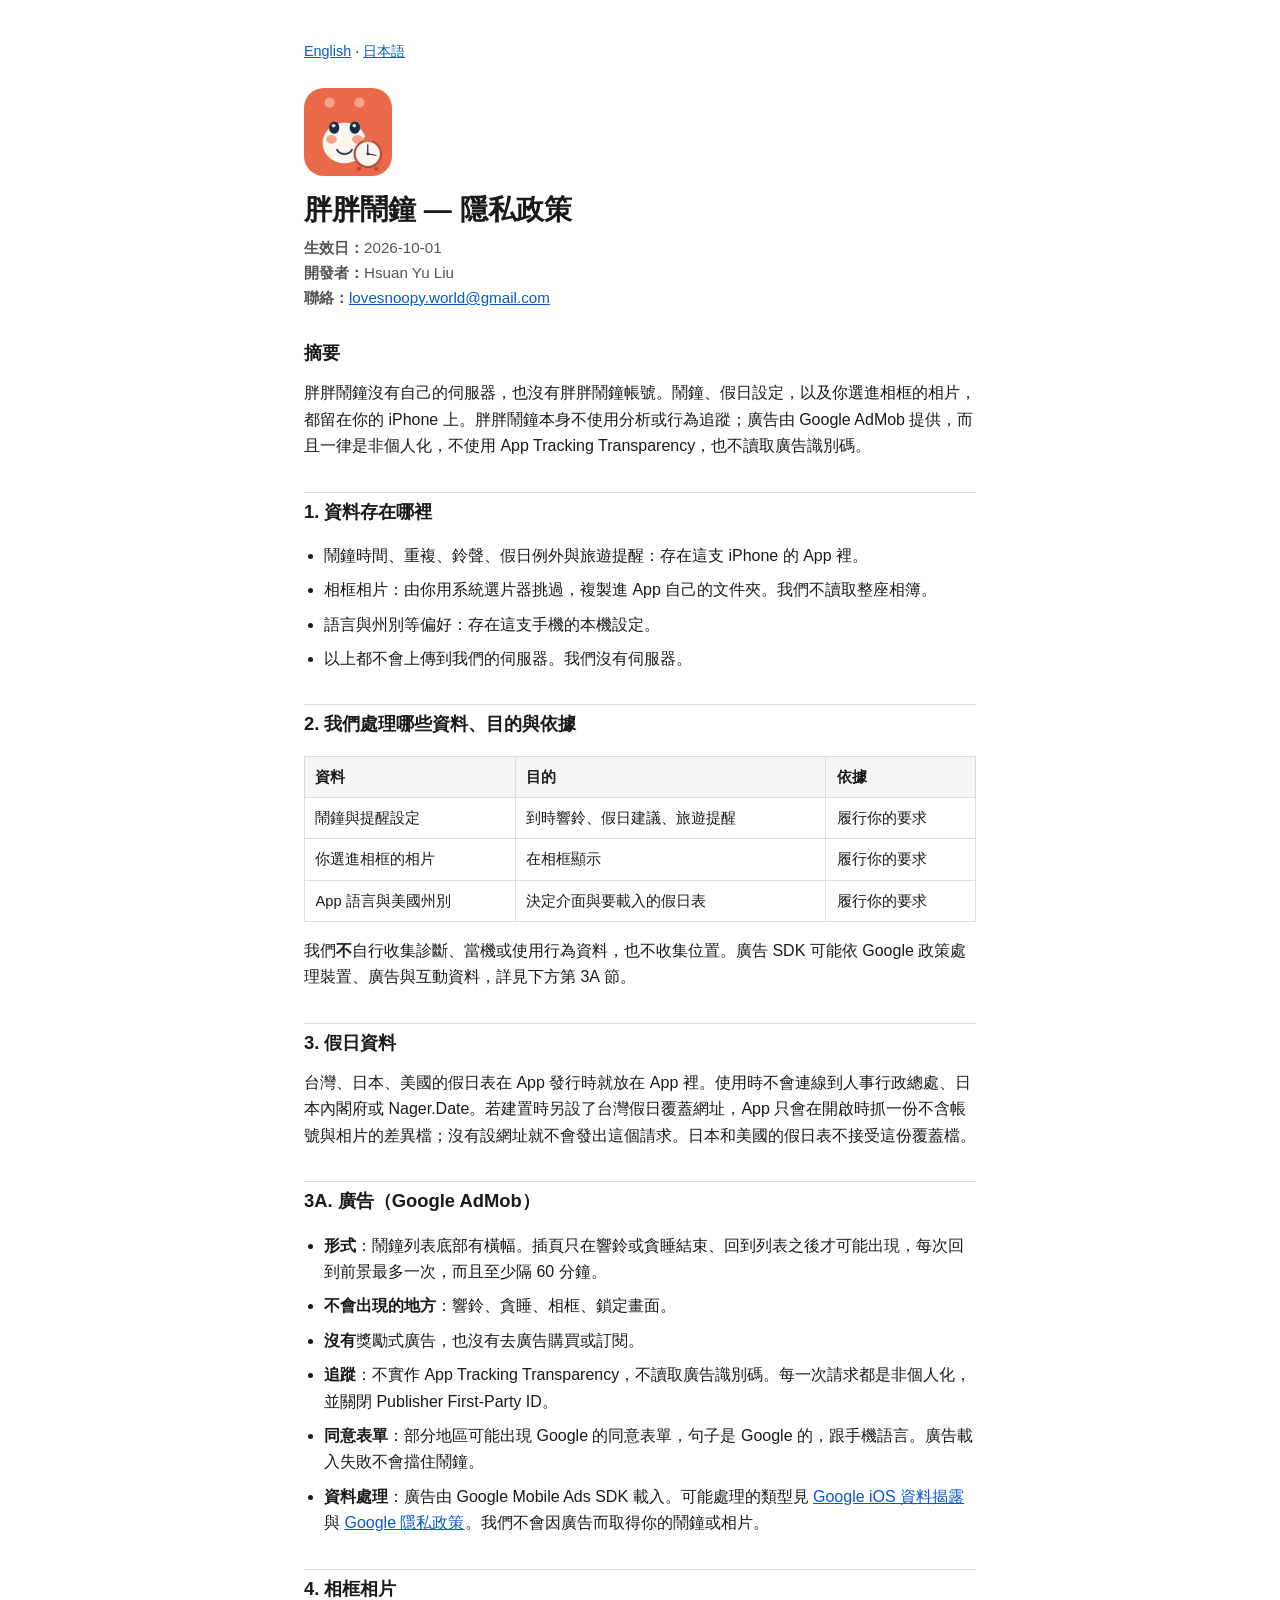
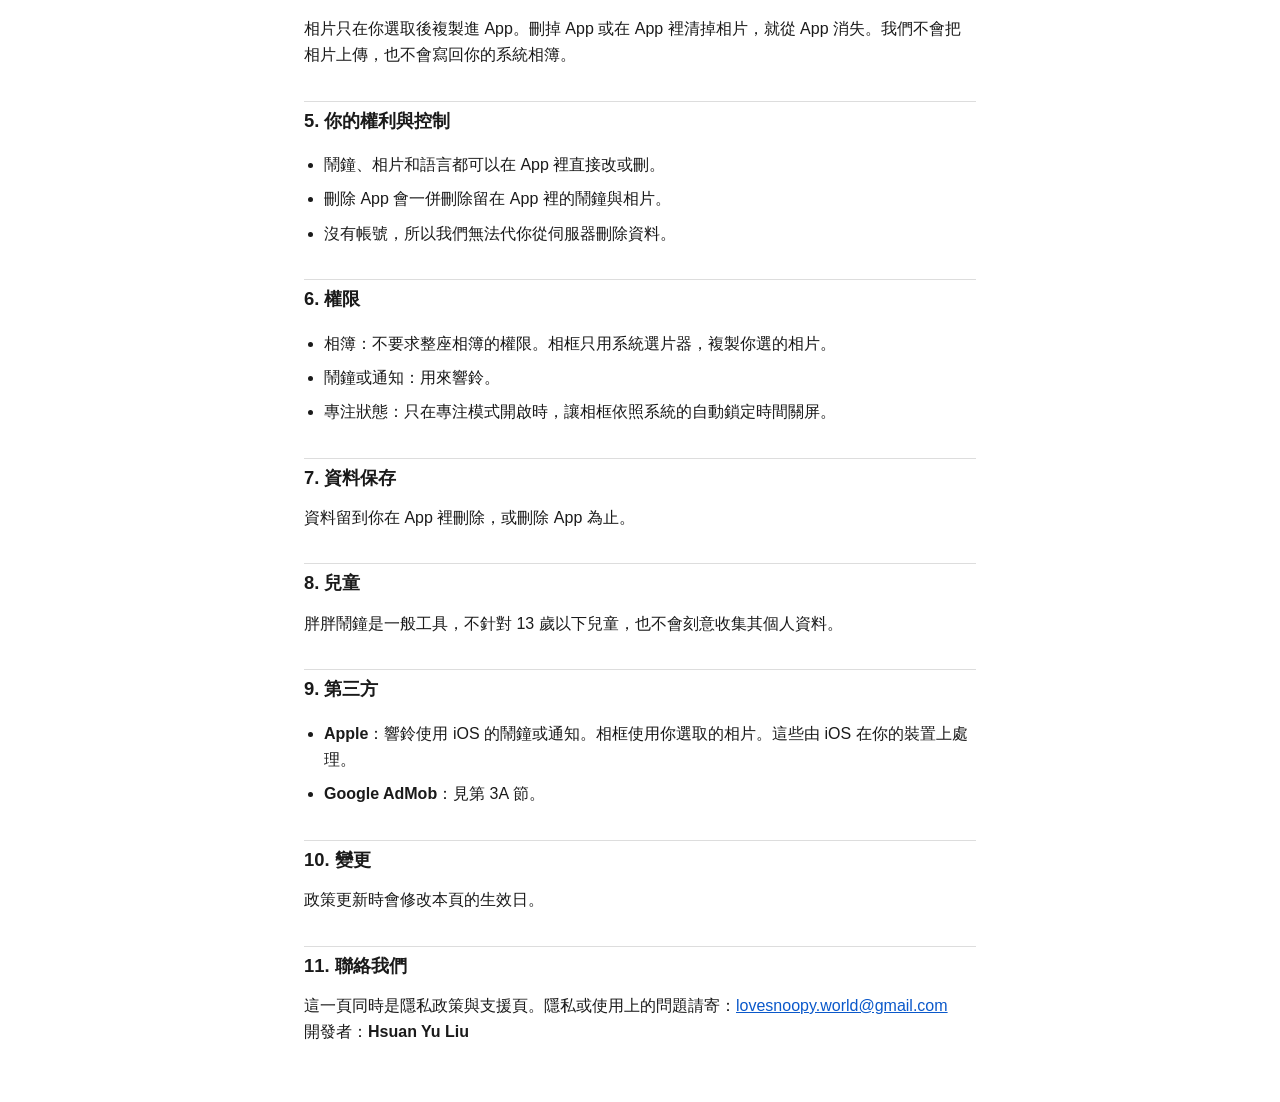
<file: index.html>
<!DOCTYPE html>
<html lang="zh-Hant">
<head>
  <meta charset="utf-8">
  <meta name="viewport" content="width=device-width, initial-scale=1">
  <title>胖胖鬧鐘 — 隱私政策</title>
  <link rel="stylesheet" href="styles.css">
  <link rel="canonical" href="https://lovesnoopyworld.github.io/MochiMochiAlarm_Privacy/">
  <link rel="alternate" hreflang="en" href="https://lovesnoopyworld.github.io/MochiMochiAlarm_Privacy/index_en.html">
  <link rel="alternate" hreflang="ja" href="https://lovesnoopyworld.github.io/MochiMochiAlarm_Privacy/index_jp.html">
  <link rel="alternate" hreflang="zh-Hant" href="https://lovesnoopyworld.github.io/MochiMochiAlarm_Privacy/">
</head>
<body>
  <main>
    <p class="lang-nav"><a href="index_en.html">English</a> · <a href="index_jp.html">日本語</a></p>
    <p class="brand"><img src="logo.png" alt="胖胖鬧鐘"></p>

    <h1>胖胖鬧鐘 — 隱私政策</h1>
    <p class="meta"><strong>生效日：</strong>2026-10-01<br>
    <strong>開發者：</strong>Hsuan Yu Liu<br>
    <strong>聯絡：</strong><a href="mailto:lovesnoopy.world@gmail.com">lovesnoopy.world@gmail.com</a></p>

    <h2>摘要</h2>
    <p>胖胖鬧鐘沒有自己的伺服器，也沒有胖胖鬧鐘帳號。鬧鐘、假日設定，以及你選進相框的相片，都留在你的 iPhone 上。胖胖鬧鐘本身不使用分析或行為追蹤；廣告由 Google AdMob 提供，而且一律是非個人化，不使用 App Tracking Transparency，也不讀取廣告識別碼。</p>

    <h2>1. 資料存在哪裡</h2>
    <ul>
      <li>鬧鐘時間、重複、鈴聲、假日例外與旅遊提醒：存在這支 iPhone 的 App 裡。</li>
      <li>相框相片：由你用系統選片器挑過，複製進 App 自己的文件夾。我們不讀取整座相簿。</li>
      <li>語言與州別等偏好：存在這支手機的本機設定。</li>
      <li>以上都不會上傳到我們的伺服器。我們沒有伺服器。</li>
    </ul>

    <h2>2. 我們處理哪些資料、目的與依據</h2>
    <table>
      <thead>
        <tr><th>資料</th><th>目的</th><th>依據</th></tr>
      </thead>
      <tbody>
        <tr><td>鬧鐘與提醒設定</td><td>到時響鈴、假日建議、旅遊提醒</td><td>履行你的要求</td></tr>
        <tr><td>你選進相框的相片</td><td>在相框顯示</td><td>履行你的要求</td></tr>
        <tr><td>App 語言與美國州別</td><td>決定介面與要載入的假日表</td><td>履行你的要求</td></tr>
      </tbody>
    </table>
    <p>我們<strong>不</strong>自行收集診斷、當機或使用行為資料，也不收集位置。廣告 SDK 可能依 Google 政策處理裝置、廣告與互動資料，詳見下方第 3A 節。</p>

    <h2>3. 假日資料</h2>
    <p>台灣、日本、美國的假日表在 App 發行時就放在 App 裡。使用時不會連線到人事行政總處、日本內閣府或 Nager.Date。若建置時另設了台灣假日覆蓋網址，App 只會在開啟時抓一份不含帳號與相片的差異檔；沒有設網址就不會發出這個請求。日本和美國的假日表不接受這份覆蓋檔。</p>

    <h2>3A. 廣告（Google AdMob）</h2>
    <ul>
      <li><strong>形式</strong>：鬧鐘列表底部有橫幅。插頁只在響鈴或貪睡結束、回到列表之後才可能出現，每次回到前景最多一次，而且至少隔 60 分鐘。</li>
      <li><strong>不會出現的地方</strong>：響鈴、貪睡、相框、鎖定畫面。</li>
      <li><strong>沒有</strong>獎勵式廣告，也沒有去廣告購買或訂閱。</li>
      <li><strong>追蹤</strong>：不實作 App Tracking Transparency，不讀取廣告識別碼。每一次請求都是非個人化，並關閉 Publisher First-Party ID。</li>
      <li><strong>同意表單</strong>：部分地區可能出現 Google 的同意表單，句子是 Google 的，跟手機語言。廣告載入失敗不會擋住鬧鐘。</li>
      <li><strong>資料處理</strong>：廣告由 Google Mobile Ads SDK 載入。可能處理的類型見 <a href="https://developers.google.com/admob/ios/privacy/data-disclosure">Google iOS 資料揭露</a>與 <a href="https://policies.google.com/privacy">Google 隱私政策</a>。我們不會因廣告而取得你的鬧鐘或相片。</li>
    </ul>

    <h2>4. 相框相片</h2>
    <p>相片只在你選取後複製進 App。刪掉 App 或在 App 裡清掉相片，就從 App 消失。我們不會把相片上傳，也不會寫回你的系統相簿。</p>

    <h2>5. 你的權利與控制</h2>
    <ul>
      <li>鬧鐘、相片和語言都可以在 App 裡直接改或刪。</li>
      <li>刪除 App 會一併刪除留在 App 裡的鬧鐘與相片。</li>
      <li>沒有帳號，所以我們無法代你從伺服器刪除資料。</li>
    </ul>

    <h2>6. 權限</h2>
    <ul>
      <li>相簿：不要求整座相簿的權限。相框只用系統選片器，複製你選的相片。</li>
      <li>鬧鐘或通知：用來響鈴。</li>
      <li>專注狀態：只在專注模式開啟時，讓相框依照系統的自動鎖定時間關屏。</li>
    </ul>

    <h2>7. 資料保存</h2>
    <p>資料留到你在 App 裡刪除，或刪除 App 為止。</p>

    <h2>8. 兒童</h2>
    <p>胖胖鬧鐘是一般工具，不針對 13 歲以下兒童，也不會刻意收集其個人資料。</p>

    <h2>9. 第三方</h2>
    <ul>
      <li><strong>Apple</strong>：響鈴使用 iOS 的鬧鐘或通知。相框使用你選取的相片。這些由 iOS 在你的裝置上處理。</li>
      <li><strong>Google AdMob</strong>：見第 3A 節。</li>
    </ul>

    <h2>10. 變更</h2>
    <p>政策更新時會修改本頁的生效日。</p>

    <h2>11. 聯絡我們</h2>
    <p>這一頁同時是隱私政策與支援頁。隱私或使用上的問題請寄：<a href="mailto:lovesnoopy.world@gmail.com">lovesnoopy.world@gmail.com</a><br>
    開發者：<strong>Hsuan Yu Liu</strong></p>
  </main>
</body>
</html>
</file>
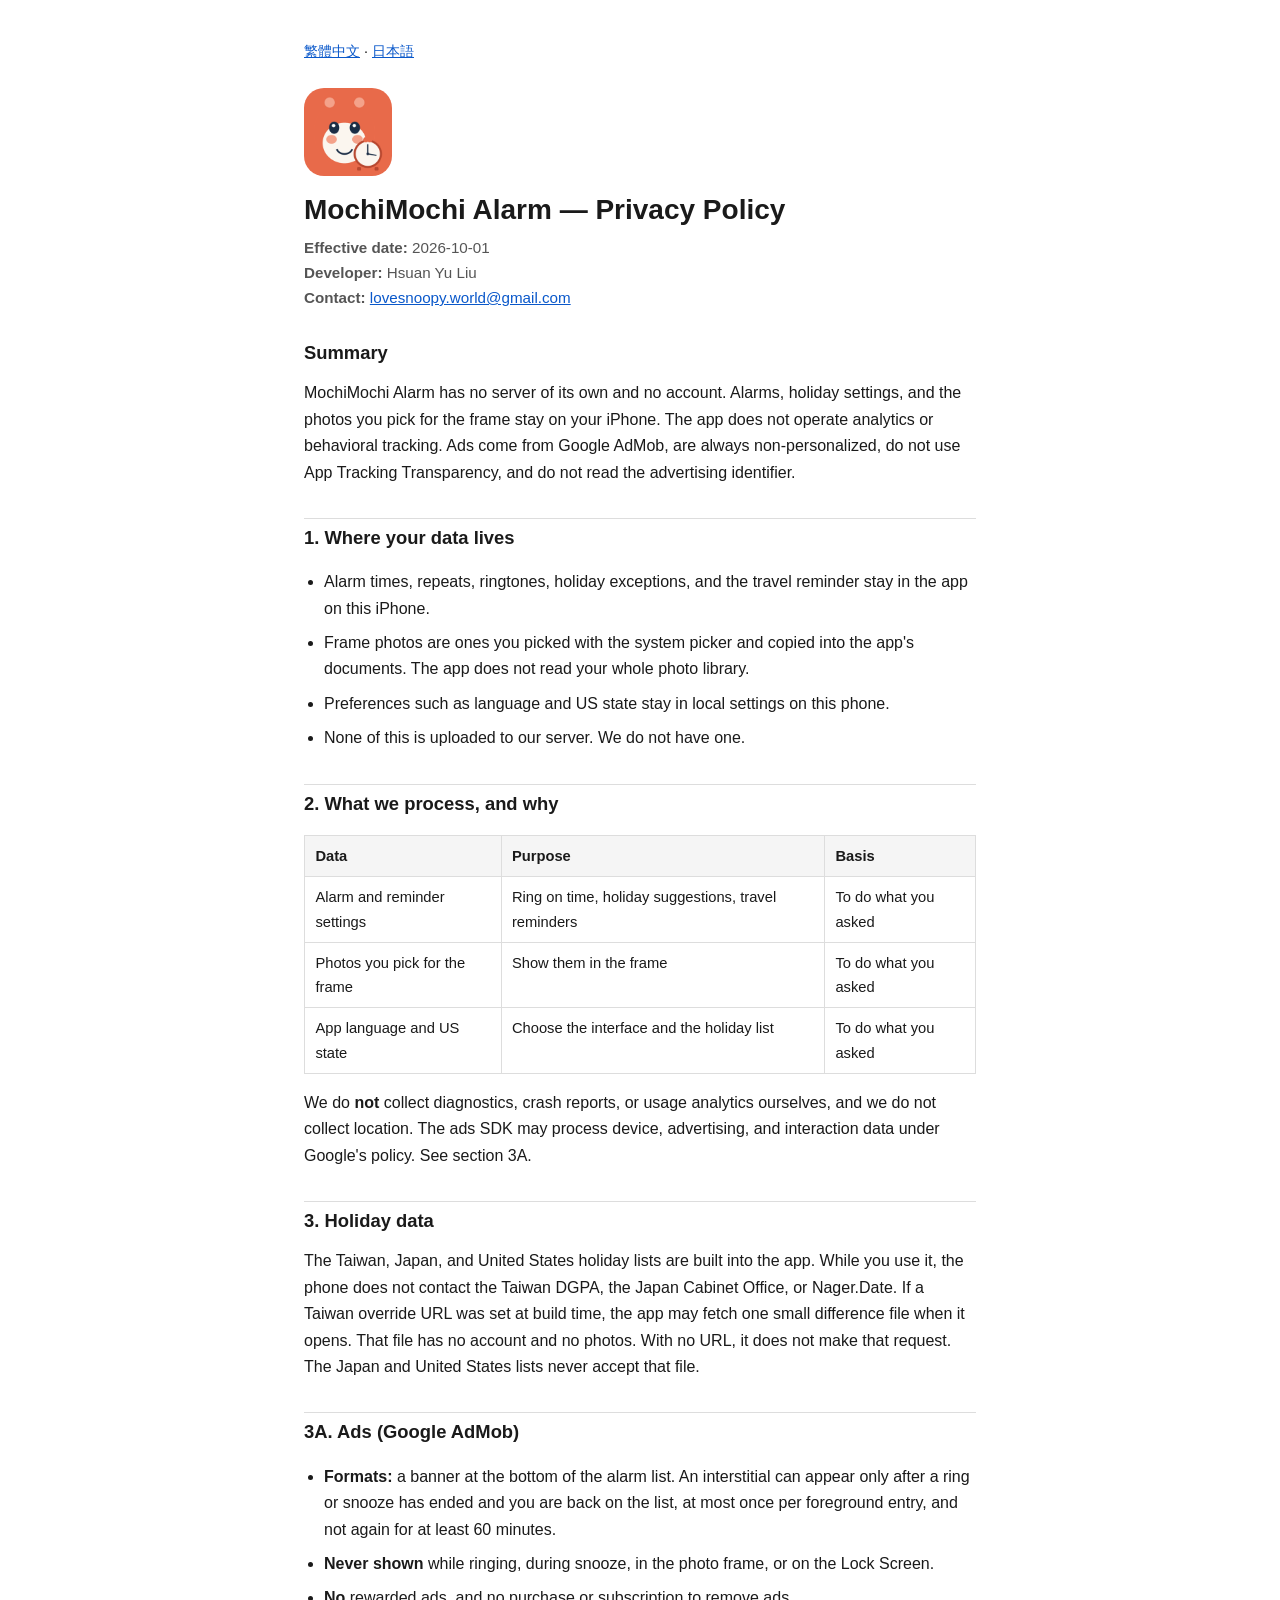
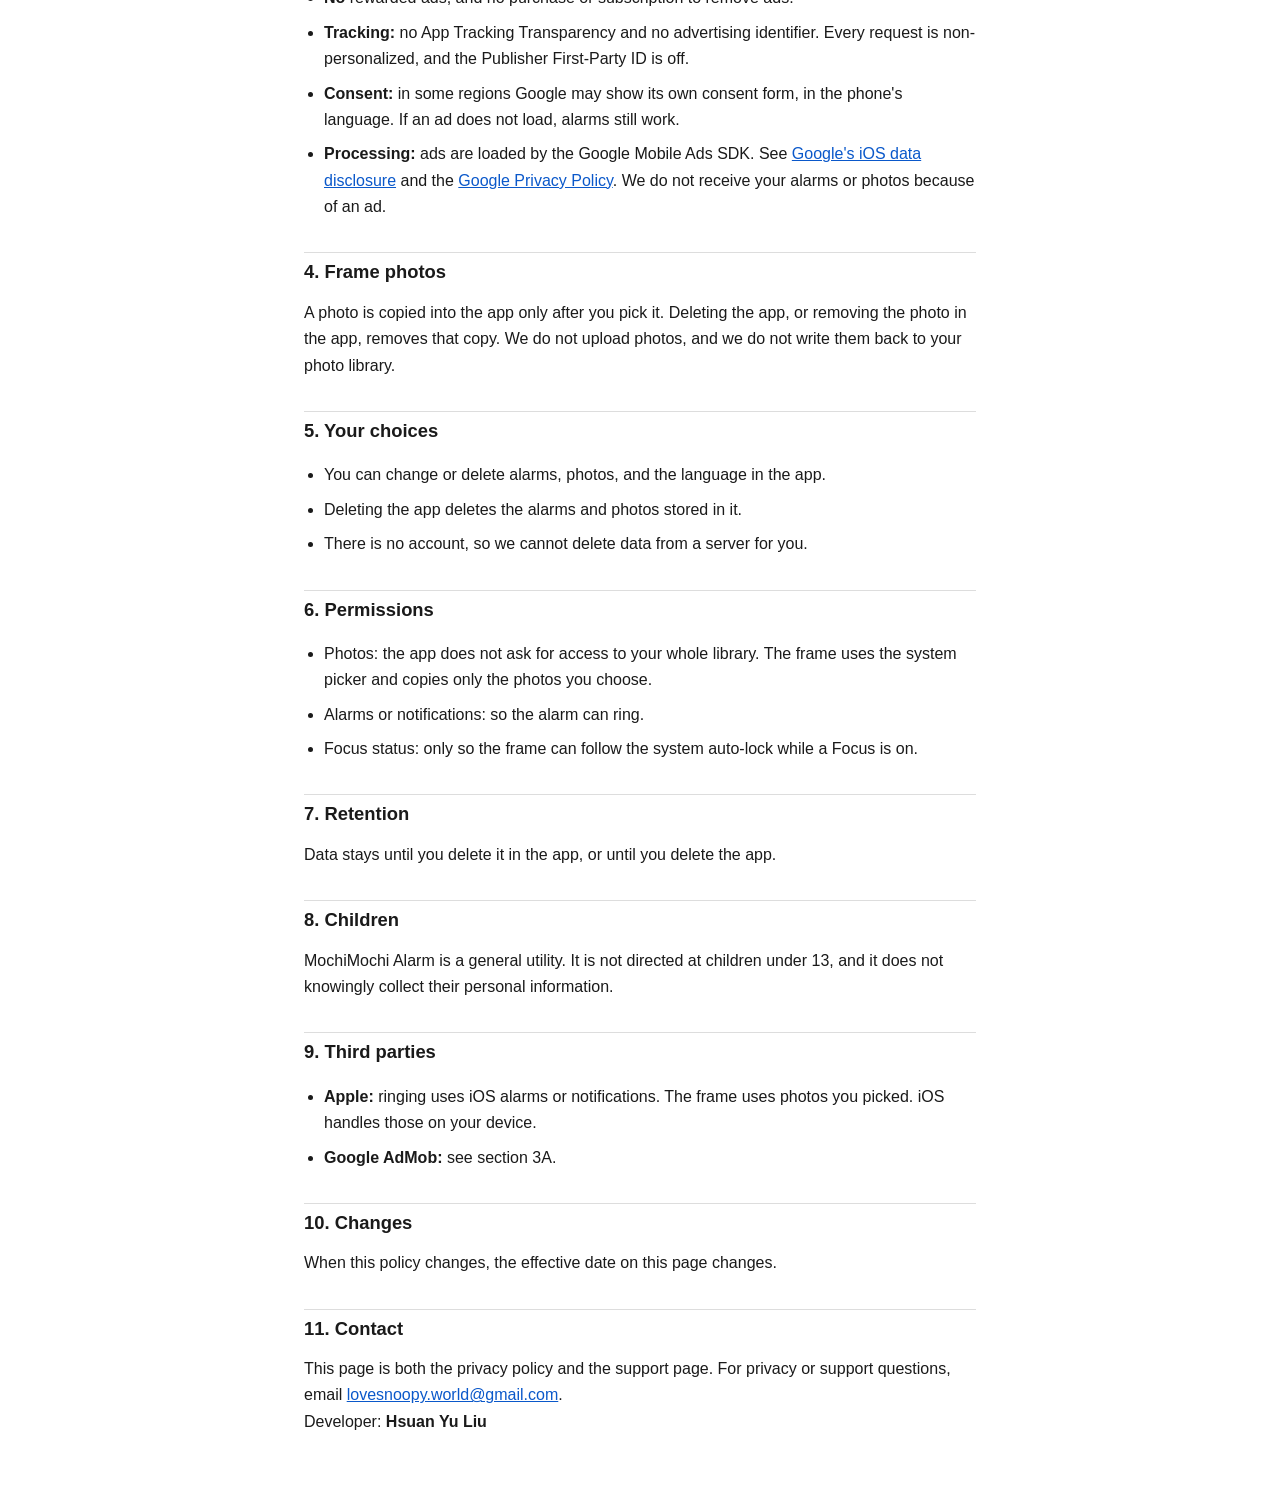
<file: index_en.html>
<!DOCTYPE html>
<html lang="en">
<head>
  <meta charset="utf-8">
  <meta name="viewport" content="width=device-width, initial-scale=1">
  <title>MochiMochi Alarm — Privacy Policy</title>
  <link rel="stylesheet" href="styles.css">
  <link rel="canonical" href="https://lovesnoopyworld.github.io/MochiMochiAlarm_Privacy/index_en.html">
  <link rel="alternate" hreflang="en" href="https://lovesnoopyworld.github.io/MochiMochiAlarm_Privacy/index_en.html">
  <link rel="alternate" hreflang="ja" href="https://lovesnoopyworld.github.io/MochiMochiAlarm_Privacy/index_jp.html">
  <link rel="alternate" hreflang="zh-Hant" href="https://lovesnoopyworld.github.io/MochiMochiAlarm_Privacy/">
</head>
<body>
  <main>
    <p class="lang-nav"><a href="index.html">繁體中文</a> · <a href="index_jp.html">日本語</a></p>
    <p class="brand"><img src="logo.png" alt="MochiMochi Alarm"></p>

    <h1>MochiMochi Alarm — Privacy Policy</h1>
    <p class="meta"><strong>Effective date:</strong> 2026-10-01<br>
    <strong>Developer:</strong> Hsuan Yu Liu<br>
    <strong>Contact:</strong> <a href="mailto:lovesnoopy.world@gmail.com">lovesnoopy.world@gmail.com</a></p>

    <h2>Summary</h2>
    <p>MochiMochi Alarm has no server of its own and no account. Alarms, holiday settings, and the photos you pick for the frame stay on your iPhone. The app does not operate analytics or behavioral tracking. Ads come from Google AdMob, are always non-personalized, do not use App Tracking Transparency, and do not read the advertising identifier.</p>

    <h2>1. Where your data lives</h2>
    <ul>
      <li>Alarm times, repeats, ringtones, holiday exceptions, and the travel reminder stay in the app on this iPhone.</li>
      <li>Frame photos are ones you picked with the system picker and copied into the app's documents. The app does not read your whole photo library.</li>
      <li>Preferences such as language and US state stay in local settings on this phone.</li>
      <li>None of this is uploaded to our server. We do not have one.</li>
    </ul>

    <h2>2. What we process, and why</h2>
    <table>
      <thead>
        <tr><th>Data</th><th>Purpose</th><th>Basis</th></tr>
      </thead>
      <tbody>
        <tr><td>Alarm and reminder settings</td><td>Ring on time, holiday suggestions, travel reminders</td><td>To do what you asked</td></tr>
        <tr><td>Photos you pick for the frame</td><td>Show them in the frame</td><td>To do what you asked</td></tr>
        <tr><td>App language and US state</td><td>Choose the interface and the holiday list</td><td>To do what you asked</td></tr>
      </tbody>
    </table>
    <p>We do <strong>not</strong> collect diagnostics, crash reports, or usage analytics ourselves, and we do not collect location. The ads SDK may process device, advertising, and interaction data under Google's policy. See section 3A.</p>

    <h2>3. Holiday data</h2>
    <p>The Taiwan, Japan, and United States holiday lists are built into the app. While you use it, the phone does not contact the Taiwan DGPA, the Japan Cabinet Office, or Nager.Date. If a Taiwan override URL was set at build time, the app may fetch one small difference file when it opens. That file has no account and no photos. With no URL, it does not make that request. The Japan and United States lists never accept that file.</p>

    <h2>3A. Ads (Google AdMob)</h2>
    <ul>
      <li><strong>Formats:</strong> a banner at the bottom of the alarm list. An interstitial can appear only after a ring or snooze has ended and you are back on the list, at most once per foreground entry, and not again for at least 60 minutes.</li>
      <li><strong>Never shown</strong> while ringing, during snooze, in the photo frame, or on the Lock Screen.</li>
      <li><strong>No</strong> rewarded ads, and no purchase or subscription to remove ads.</li>
      <li><strong>Tracking:</strong> no App Tracking Transparency and no advertising identifier. Every request is non-personalized, and the Publisher First-Party ID is off.</li>
      <li><strong>Consent:</strong> in some regions Google may show its own consent form, in the phone's language. If an ad does not load, alarms still work.</li>
      <li><strong>Processing:</strong> ads are loaded by the Google Mobile Ads SDK. See <a href="https://developers.google.com/admob/ios/privacy/data-disclosure">Google's iOS data disclosure</a> and the <a href="https://policies.google.com/privacy">Google Privacy Policy</a>. We do not receive your alarms or photos because of an ad.</li>
    </ul>

    <h2>4. Frame photos</h2>
    <p>A photo is copied into the app only after you pick it. Deleting the app, or removing the photo in the app, removes that copy. We do not upload photos, and we do not write them back to your photo library.</p>

    <h2>5. Your choices</h2>
    <ul>
      <li>You can change or delete alarms, photos, and the language in the app.</li>
      <li>Deleting the app deletes the alarms and photos stored in it.</li>
      <li>There is no account, so we cannot delete data from a server for you.</li>
    </ul>

    <h2>6. Permissions</h2>
    <ul>
      <li>Photos: the app does not ask for access to your whole library. The frame uses the system picker and copies only the photos you choose.</li>
      <li>Alarms or notifications: so the alarm can ring.</li>
      <li>Focus status: only so the frame can follow the system auto-lock while a Focus is on.</li>
    </ul>

    <h2>7. Retention</h2>
    <p>Data stays until you delete it in the app, or until you delete the app.</p>

    <h2>8. Children</h2>
    <p>MochiMochi Alarm is a general utility. It is not directed at children under 13, and it does not knowingly collect their personal information.</p>

    <h2>9. Third parties</h2>
    <ul>
      <li><strong>Apple:</strong> ringing uses iOS alarms or notifications. The frame uses photos you picked. iOS handles those on your device.</li>
      <li><strong>Google AdMob:</strong> see section 3A.</li>
    </ul>

    <h2>10. Changes</h2>
    <p>When this policy changes, the effective date on this page changes.</p>

    <h2>11. Contact</h2>
    <p>This page is both the privacy policy and the support page. For privacy or support questions, email <a href="mailto:lovesnoopy.world@gmail.com">lovesnoopy.world@gmail.com</a>.<br>
    Developer: <strong>Hsuan Yu Liu</strong></p>
  </main>
</body>
</html>
</file>
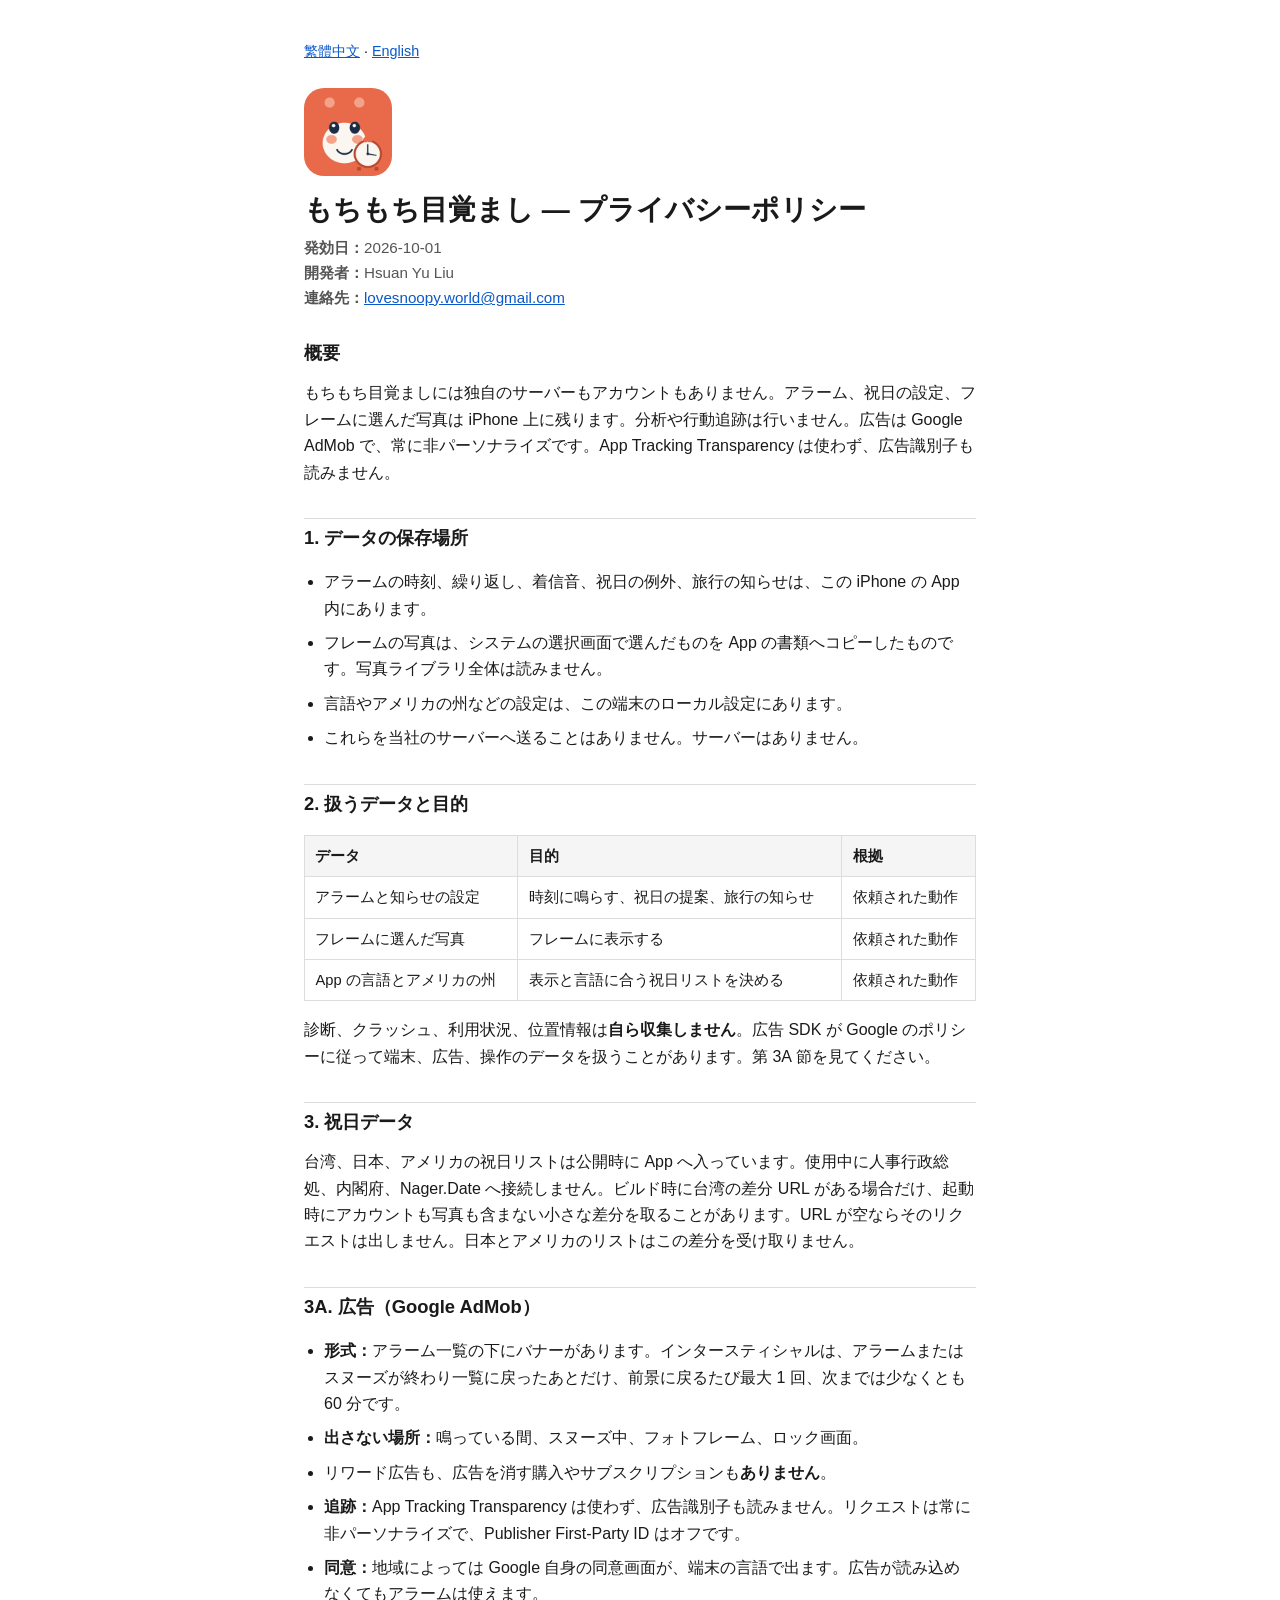
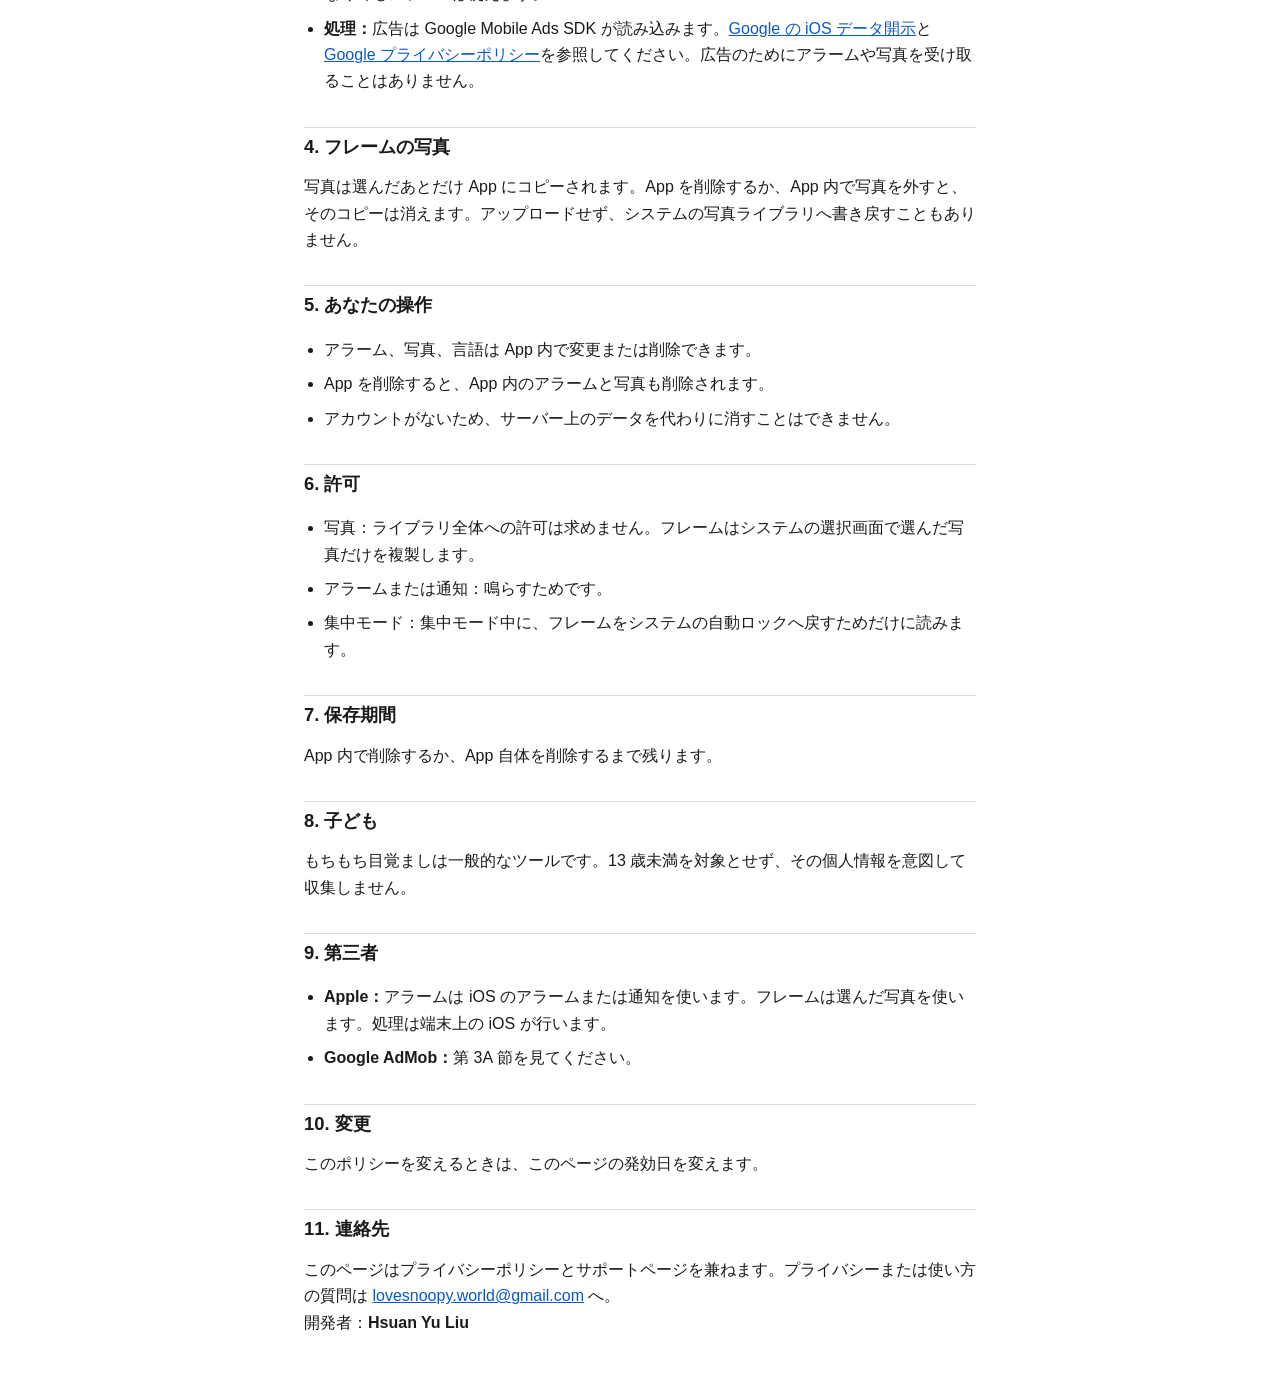
<file: index_jp.html>
<!DOCTYPE html>
<html lang="ja">
<head>
  <meta charset="utf-8">
  <meta name="viewport" content="width=device-width, initial-scale=1">
  <title>もちもち目覚まし — プライバシーポリシー</title>
  <link rel="stylesheet" href="styles.css">
  <link rel="canonical" href="https://lovesnoopyworld.github.io/MochiMochiAlarm_Privacy/index_jp.html">
  <link rel="alternate" hreflang="en" href="https://lovesnoopyworld.github.io/MochiMochiAlarm_Privacy/index_en.html">
  <link rel="alternate" hreflang="ja" href="https://lovesnoopyworld.github.io/MochiMochiAlarm_Privacy/index_jp.html">
  <link rel="alternate" hreflang="zh-Hant" href="https://lovesnoopyworld.github.io/MochiMochiAlarm_Privacy/">
</head>
<body>
  <main>
    <p class="lang-nav"><a href="index.html">繁體中文</a> · <a href="index_en.html">English</a></p>
    <p class="brand"><img src="logo.png" alt="もちもち目覚まし"></p>

    <h1>もちもち目覚まし — プライバシーポリシー</h1>
    <p class="meta"><strong>発効日：</strong>2026-10-01<br>
    <strong>開発者：</strong>Hsuan Yu Liu<br>
    <strong>連絡先：</strong><a href="mailto:lovesnoopy.world@gmail.com">lovesnoopy.world@gmail.com</a></p>

    <h2>概要</h2>
    <p>もちもち目覚ましには独自のサーバーもアカウントもありません。アラーム、祝日の設定、フレームに選んだ写真は iPhone 上に残ります。分析や行動追跡は行いません。広告は Google AdMob で、常に非パーソナライズです。App Tracking Transparency は使わず、広告識別子も読みません。</p>

    <h2>1. データの保存場所</h2>
    <ul>
      <li>アラームの時刻、繰り返し、着信音、祝日の例外、旅行の知らせは、この iPhone の App 内にあります。</li>
      <li>フレームの写真は、システムの選択画面で選んだものを App の書類へコピーしたものです。写真ライブラリ全体は読みません。</li>
      <li>言語やアメリカの州などの設定は、この端末のローカル設定にあります。</li>
      <li>これらを当社のサーバーへ送ることはありません。サーバーはありません。</li>
    </ul>

    <h2>2. 扱うデータと目的</h2>
    <table>
      <thead>
        <tr><th>データ</th><th>目的</th><th>根拠</th></tr>
      </thead>
      <tbody>
        <tr><td>アラームと知らせの設定</td><td>時刻に鳴らす、祝日の提案、旅行の知らせ</td><td>依頼された動作</td></tr>
        <tr><td>フレームに選んだ写真</td><td>フレームに表示する</td><td>依頼された動作</td></tr>
        <tr><td>App の言語とアメリカの州</td><td>表示と言語に合う祝日リストを決める</td><td>依頼された動作</td></tr>
      </tbody>
    </table>
    <p>診断、クラッシュ、利用状況、位置情報は<strong>自ら収集しません</strong>。広告 SDK が Google のポリシーに従って端末、広告、操作のデータを扱うことがあります。第 3A 節を見てください。</p>

    <h2>3. 祝日データ</h2>
    <p>台湾、日本、アメリカの祝日リストは公開時に App へ入っています。使用中に人事行政総処、内閣府、Nager.Date へ接続しません。ビルド時に台湾の差分 URL がある場合だけ、起動時にアカウントも写真も含まない小さな差分を取ることがあります。URL が空ならそのリクエストは出しません。日本とアメリカのリストはこの差分を受け取りません。</p>

    <h2>3A. 広告（Google AdMob）</h2>
    <ul>
      <li><strong>形式：</strong>アラーム一覧の下にバナーがあります。インタースティシャルは、アラームまたはスヌーズが終わり一覧に戻ったあとだけ、前景に戻るたび最大 1 回、次までは少なくとも 60 分です。</li>
      <li><strong>出さない場所：</strong>鳴っている間、スヌーズ中、フォトフレーム、ロック画面。</li>
      <li>リワード広告も、広告を消す購入やサブスクリプションも<strong>ありません</strong>。</li>
      <li><strong>追跡：</strong>App Tracking Transparency は使わず、広告識別子も読みません。リクエストは常に非パーソナライズで、Publisher First-Party ID はオフです。</li>
      <li><strong>同意：</strong>地域によっては Google 自身の同意画面が、端末の言語で出ます。広告が読み込めなくてもアラームは使えます。</li>
      <li><strong>処理：</strong>広告は Google Mobile Ads SDK が読み込みます。<a href="https://developers.google.com/admob/ios/privacy/data-disclosure">Google の iOS データ開示</a>と <a href="https://policies.google.com/privacy">Google プライバシーポリシー</a>を参照してください。広告のためにアラームや写真を受け取ることはありません。</li>
    </ul>

    <h2>4. フレームの写真</h2>
    <p>写真は選んだあとだけ App にコピーされます。App を削除するか、App 内で写真を外すと、そのコピーは消えます。アップロードせず、システムの写真ライブラリへ書き戻すこともありません。</p>

    <h2>5. あなたの操作</h2>
    <ul>
      <li>アラーム、写真、言語は App 内で変更または削除できます。</li>
      <li>App を削除すると、App 内のアラームと写真も削除されます。</li>
      <li>アカウントがないため、サーバー上のデータを代わりに消すことはできません。</li>
    </ul>

    <h2>6. 許可</h2>
    <ul>
      <li>写真：ライブラリ全体への許可は求めません。フレームはシステムの選択画面で選んだ写真だけを複製します。</li>
      <li>アラームまたは通知：鳴らすためです。</li>
      <li>集中モード：集中モード中に、フレームをシステムの自動ロックへ戻すためだけに読みます。</li>
    </ul>

    <h2>7. 保存期間</h2>
    <p>App 内で削除するか、App 自体を削除するまで残ります。</p>

    <h2>8. 子ども</h2>
    <p>もちもち目覚ましは一般的なツールです。13 歳未満を対象とせず、その個人情報を意図して収集しません。</p>

    <h2>9. 第三者</h2>
    <ul>
      <li><strong>Apple：</strong>アラームは iOS のアラームまたは通知を使います。フレームは選んだ写真を使います。処理は端末上の iOS が行います。</li>
      <li><strong>Google AdMob：</strong>第 3A 節を見てください。</li>
    </ul>

    <h2>10. 変更</h2>
    <p>このポリシーを変えるときは、このページの発効日を変えます。</p>

    <h2>11. 連絡先</h2>
    <p>このページはプライバシーポリシーとサポートページを兼ねます。プライバシーまたは使い方の質問は <a href="mailto:lovesnoopy.world@gmail.com">lovesnoopy.world@gmail.com</a> へ。<br>
    開発者：<strong>Hsuan Yu Liu</strong></p>
  </main>
</body>
</html>
</file>
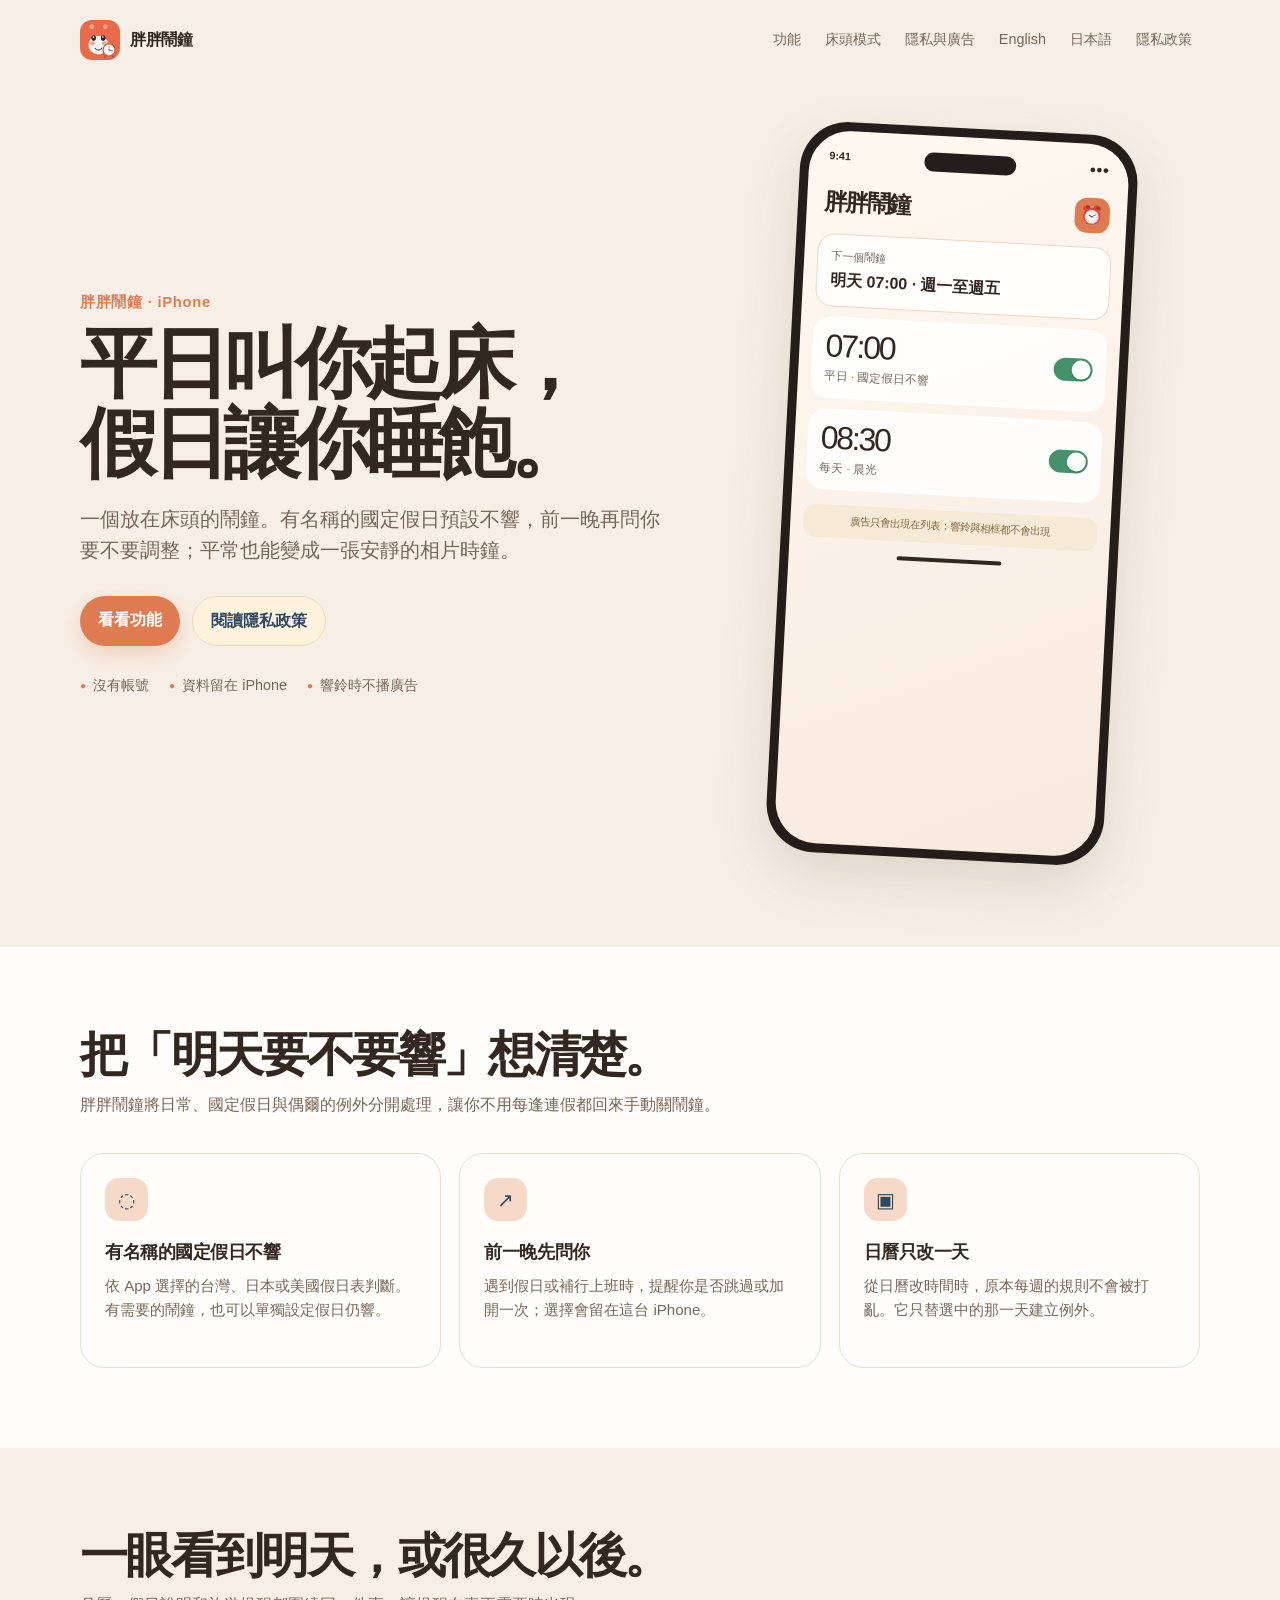
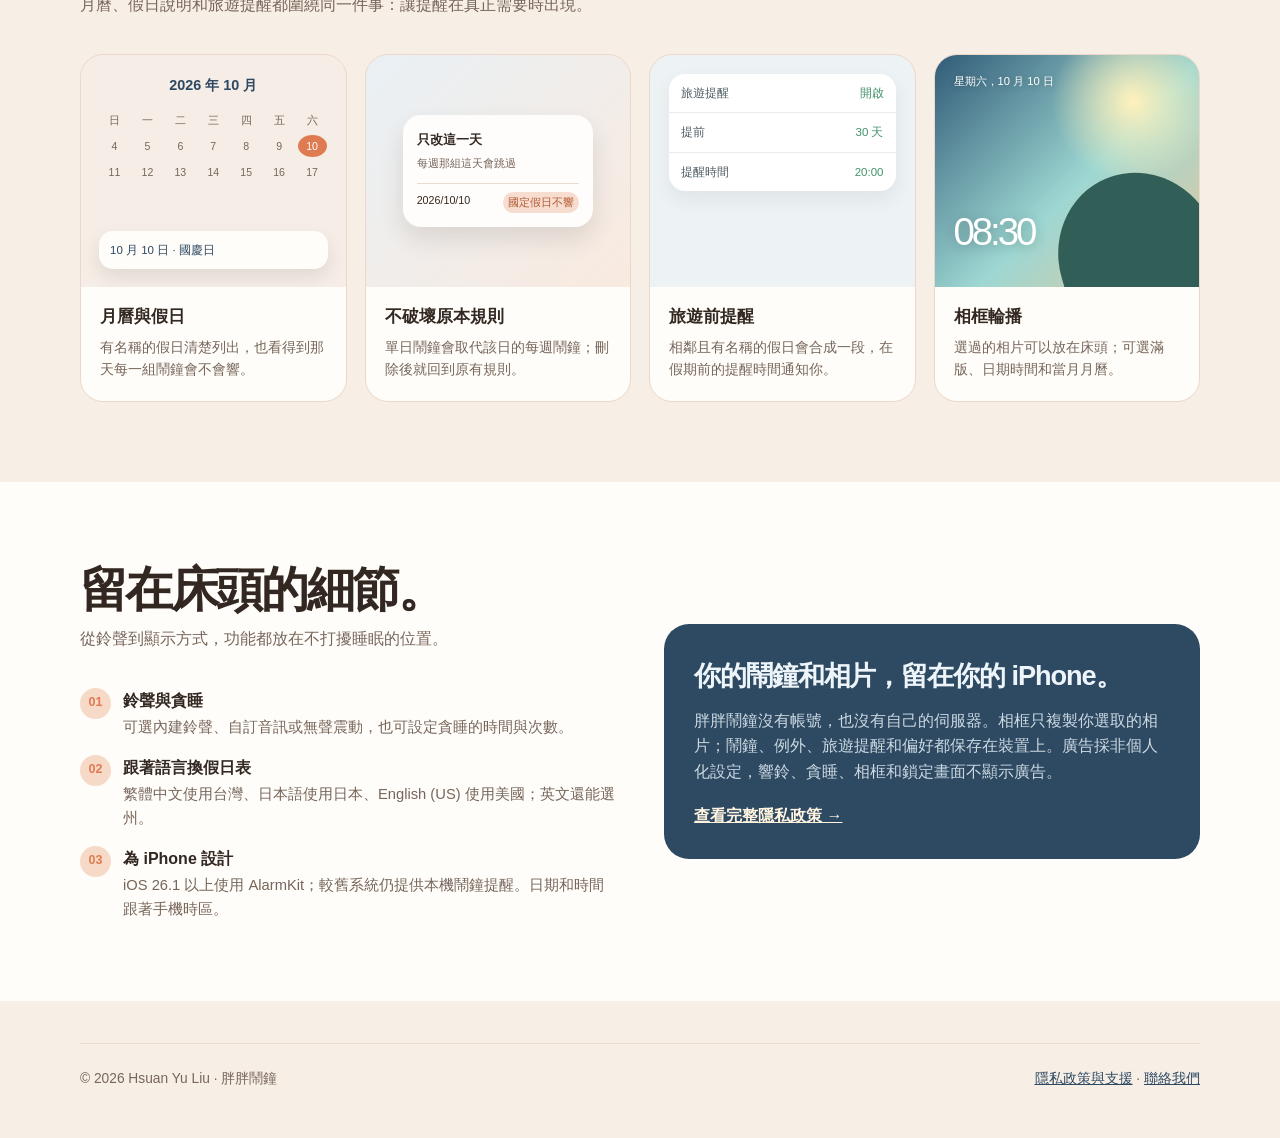
<file: marketing.html>
<!doctype html>
<html lang="zh-Hant">
<head>
  <meta charset="utf-8">
  <meta name="viewport" content="width=device-width, initial-scale=1">
  <meta name="description" content="胖胖鬧鐘是會記得國定假日、相框與旅遊提醒的 iPhone 床頭鬧鐘。">
  <meta name="theme-color" content="#f7efe6">
  <title>胖胖鬧鐘｜國定假日不響的床頭鬧鐘</title>
  <link rel="canonical" href="https://lovesnoopyworld.github.io/MochiMochiAlarm_Privacy/marketing.html">
  <style>
    :root {
      color-scheme: light;
      --paper: #f7efe6;
      --card: #fffdf9;
      --ink: #332821;
      --muted: #77665a;
      --line: #eadbcf;
      --coral: #df7b51;
      --coral-pale: #f7d9c8;
      --cream: #fff3dd;
      --navy: #2e4962;
      --green: #44916b;
      --blue: #6b91b6;
      --shadow: 0 22px 55px rgb(73 48 34 / 14%);
    }

    * { box-sizing: border-box; }
    html { scroll-behavior: smooth; }
    body {
      margin: 0;
      background: var(--paper);
      color: var(--ink);
      font-family: -apple-system, BlinkMacSystemFont, "PingFang TC", "Noto Sans TC", "Segoe UI", sans-serif;
      line-height: 1.6;
    }

    a { color: inherit; }
    .wrap { width: min(1120px, calc(100% - 40px)); margin: auto; }
    .site-header { padding: 20px 0 0; }
    .topbar { display: flex; justify-content: space-between; align-items: center; gap: 20px; }
    .brand { display: inline-flex; align-items: center; gap: 10px; font-weight: 750; text-decoration: none; letter-spacing: -.03em; }
    .brand img { width: 40px; height: 40px; border-radius: 12px; }
    .nav { display: flex; flex-wrap: wrap; justify-content: flex-end; gap: 8px; }
    .nav a { color: var(--muted); font-size: .9rem; text-decoration: none; padding: 5px 8px; }
    .nav a:hover { color: var(--coral); }

    .hero { padding: 68px 0 88px; overflow: hidden; }
    .hero-grid { display: grid; grid-template-columns: 1.08fr .92fr; gap: 40px; align-items: center; }
    .eyebrow { color: var(--coral); font-size: .92rem; font-weight: 720; letter-spacing: .05em; }
    h1 { margin: 10px 0 20px; font-size: clamp(2.55rem, 6vw, 5.2rem); line-height: 1.04; letter-spacing: -.07em; }
    .lead { max-width: 39rem; margin: 0; color: var(--muted); font-size: clamp(1.05rem, 2vw, 1.22rem); }
    .hero-actions { display: flex; flex-wrap: wrap; gap: 12px; margin-top: 30px; }
    .button { display: inline-block; padding: 11px 18px; border-radius: 999px; text-decoration: none; font-weight: 680; }
    .button.primary { color: #fff; background: var(--coral); box-shadow: 0 8px 20px rgb(223 123 81 / 28%); }
    .button.secondary { color: var(--navy); background: var(--cream); border: 1px solid #edd8bd; }
    .promise { display: flex; flex-wrap: wrap; gap: 9px 20px; margin-top: 28px; color: var(--muted); font-size: .9rem; }
    .promise span::before { content: "●"; color: var(--coral); margin-right: 7px; font-size: .7em; vertical-align: 1px; }

    .phone { width: min(100%, 338px); aspect-ratio: 390 / 844; margin: auto; padding: 9px; border-radius: 48px; background: #251d19; box-shadow: var(--shadow); transform: rotate(3deg); }
    .screen { height: 100%; overflow: hidden; border-radius: 41px; background: linear-gradient(158deg, #fff9f2, #f7e9de); }
    .status { display: flex; justify-content: space-between; padding: 17px 20px 9px; font-size: .67rem; font-weight: 720; }
    .island { width: 92px; height: 19px; border-radius: 999px; background: #241d19; }
    .phone-head { display: flex; align-items: center; justify-content: space-between; padding: 8px 17px 13px; }
    .phone-head strong { font-size: 1.45rem; letter-spacing: -.06em; }
    .mark { width: 35px; height: 35px; display: grid; place-items: center; border-radius: 12px; color: var(--cream); background: var(--coral); font-size: 1.15rem; }
    .alarm-card, .next-card { margin: 0 13px 10px; padding: 13px; border-radius: 17px; background: rgb(255 255 255 / 88%); }
    .next-card { border: 1px solid #f1d6c4; }
    .mini-label { display: block; color: var(--muted); font-size: .68rem; }
    .next-card b { display: block; margin-top: 2px; font-size: 1rem; }
    .alarm-card { display: grid; grid-template-columns: 1fr auto; align-items: center; }
    .time { font-size: 2rem; font-weight: 300; letter-spacing: -.07em; line-height: 1; }
    .sub { margin-top: 5px; color: var(--muted); font-size: .72rem; }
    .switch { width: 39px; height: 23px; position: relative; border-radius: 999px; background: var(--green); }
    .switch::after { content: ""; width: 19px; height: 19px; position: absolute; top: 2px; right: 2px; border-radius: 50%; background: white; box-shadow: 0 1px 2px rgb(0 0 0 / 20%); }
    .ad-safe { margin: 15px 13px; padding: 8px; border-radius: 12px; background: #f6e9d5; color: #856a42; font-size: .65rem; text-align: center; }
    .home-indicator { width: 105px; height: 4px; margin: 14px auto; border-radius: 99px; background: #332821; }

    .band { padding: 80px 0; }
    .band.white { background: var(--card); }
    .heading { max-width: 42rem; margin-bottom: 36px; }
    .heading h2 { margin: 0 0 9px; font-size: clamp(2rem, 4vw, 3rem); line-height: 1.15; letter-spacing: -.055em; }
    .heading p { margin: 0; color: var(--muted); }
    .feature-grid { display: grid; grid-template-columns: repeat(3, 1fr); gap: 18px; }
    .feature { min-height: 215px; padding: 24px; border: 1px solid var(--line); border-radius: 24px; background: var(--card); }
    .feature .icon { width: 43px; height: 43px; display: grid; place-items: center; margin-bottom: 17px; border-radius: 14px; background: var(--coral-pale); color: var(--navy); font-size: 1.25rem; }
    .feature h3 { margin: 0 0 7px; font-size: 1.12rem; letter-spacing: -.025em; }
    .feature p { margin: 0; color: var(--muted); font-size: .94rem; }

    .showcase { display: grid; grid-template-columns: repeat(4, 1fr); gap: 18px; }
    .show-card { overflow: hidden; border-radius: 23px; background: #f1e5db; border: 1px solid #ebd8ca; }
    .show-visual { height: 232px; position: relative; padding: 19px; overflow: hidden; }
    .show-copy { padding: 17px 19px 20px; background: var(--card); }
    .show-copy h3 { margin: 0 0 5px; font-size: 1.05rem; }
    .show-copy p { margin: 0; color: var(--muted); font-size: .88rem; }

    .calendar { background: #f5ede6; }
    .month { color: var(--navy); font-weight: 760; text-align: center; font-size: .9rem; }
    .week { display: grid; grid-template-columns: repeat(7, 1fr); gap: 4px; margin-top: 12px; }
    .week span { height: 22px; display: grid; place-items: center; color: var(--muted); font-size: .66rem; }
    .week .holiday { color: #fff; border-radius: 50%; background: var(--coral); }
    .holiday-note { position: absolute; right: 18px; bottom: 18px; left: 18px; padding: 10px 11px; border-radius: 14px; background: #fffdf9; color: var(--navy); box-shadow: 0 8px 18px rgb(51 40 33 / 10%); font-size: .72rem; }

    .one-day { display: flex; align-items: center; justify-content: center; background: linear-gradient(135deg, #e9f0f5, #f9eadf); }
    .one-sheet { width: 84%; padding: 14px; border-radius: 18px; background: #fffdfb; box-shadow: 0 12px 24px rgb(51 40 33 / 12%); }
    .one-sheet b { display: block; font-size: .82rem; }
    .one-sheet p { margin: 5px 0 10px; color: var(--muted); font-size: .67rem; }
    .one-row { display: flex; justify-content: space-between; padding-top: 8px; border-top: 1px solid var(--line); font-size: .67rem; }
    .one-pill { color: #b35732; background: #f7ddcf; padding: 2px 5px; border-radius: 999px; }

    .frame { background: radial-gradient(circle at 75% 20%, #fff2bc, transparent 30%), linear-gradient(135deg, #315b78, #9dd7d2 55%, #e6c79d); }
    .frame::before { content: ""; position: absolute; right: -20px; bottom: -55px; width: 160px; height: 170px; border-radius: 49% 51% 0 0; background: #315f58; transform: rotate(-16deg); }
    .frame .big-clock { position: absolute; left: 19px; bottom: 25px; color: #fff; font-size: 2.4rem; font-weight: 270; letter-spacing: -.08em; text-shadow: 0 2px 12px rgb(0 0 0 / 25%); }
    .frame .frame-date { position: absolute; top: 18px; left: 19px; color: #fff; font-size: .7rem; text-shadow: 0 1px 6px rgb(0 0 0 / 26%); }

    .settings { background: #edf2f4; }
    .setting-group { border-radius: 16px; overflow: hidden; background: #fff; box-shadow: 0 8px 18px rgb(47 72 92 / 8%); }
    .setting-row { display: flex; justify-content: space-between; padding: 10px 12px; border-bottom: 1px solid #e8ecee; color: #4d5b64; font-size: .72rem; }
    .setting-row:last-child { border-bottom: 0; }
    .setting-row span:last-child { color: var(--green); }

    .detail { display: grid; grid-template-columns: 1fr 1fr; gap: 48px; align-items: center; }
    .detail-list { display: grid; gap: 15px; }
    .detail-item { display: grid; grid-template-columns: 31px 1fr; gap: 12px; align-items: start; }
    .detail-item span { width: 31px; height: 31px; display: grid; place-items: center; color: var(--coral); border-radius: 50%; background: var(--coral-pale); font-size: .78rem; font-weight: 750; }
    .detail-item h3 { margin: 0 0 3px; font-size: 1rem; }
    .detail-item p { margin: 0; color: var(--muted); font-size: .92rem; }
    .privacy { padding: 30px; border-radius: 25px; background: var(--navy); color: #edf5fa; }
    .privacy h2 { margin: 0 0 10px; font-size: 1.7rem; letter-spacing: -.04em; }
    .privacy p { margin: 0; color: #cbd9e1; }
    .privacy a { display: inline-block; margin-top: 19px; color: #fff4df; font-weight: 700; }

    footer { padding: 42px 0 48px; color: var(--muted); font-size: .86rem; }
    .footer-line { display: flex; align-items: center; justify-content: space-between; gap: 16px; border-top: 1px solid var(--line); padding-top: 24px; }
    .footer-line a { color: var(--navy); }

    @media (max-width: 820px) {
      .hero { padding-top: 45px; }
      .hero-grid, .detail { grid-template-columns: 1fr; }
      .hero-copy { text-align: center; }
      .lead { margin-inline: auto; }
      .hero-actions, .promise { justify-content: center; }
      .phone { transform: none; }
      .feature-grid { grid-template-columns: 1fr; }
      .showcase { grid-template-columns: repeat(2, 1fr); }
    }

    @media (max-width: 520px) {
      .wrap { width: min(100% - 28px, 1120px); }
      .site-header { padding-top: 14px; }
      .topbar { align-items: flex-start; }
      .nav { justify-content: flex-start; }
      .nav a { padding-left: 0; }
      .hero { padding-bottom: 58px; }
      .band { padding: 57px 0; }
      .showcase { grid-template-columns: 1fr; }
      .footer-line { align-items: flex-start; flex-direction: column; }
    }
  </style>
</head>
<body>
  <header class="site-header wrap">
    <div class="topbar">
      <a class="brand" href="marketing.html"><img src="logo.png" alt="胖胖鬧鐘圖示">胖胖鬧鐘</a>
      <nav class="nav" aria-label="頁面導覽">
        <a href="#features">功能</a>
        <a href="#bedside">床頭模式</a>
        <a href="#privacy">隱私與廣告</a>
        <a href="marketing_en.html">English</a>
        <a href="marketing_jp.html">日本語</a>
        <a href="index.html">隱私政策</a>
      </nav>
    </div>
  </header>

  <main>
    <section class="hero">
      <div class="wrap hero-grid">
        <div class="hero-copy">
          <div class="eyebrow">胖胖鬧鐘 · iPhone</div>
          <h1>平日叫你起床，<br>假日讓你睡飽。</h1>
          <p class="lead">一個放在床頭的鬧鐘。有名稱的國定假日預設不響，前一晚再問你要不要調整；平常也能變成一張安靜的相片時鐘。</p>
          <div class="hero-actions">
            <a class="button primary" href="#features">看看功能</a>
            <a class="button secondary" href="index.html">閱讀隱私政策</a>
          </div>
          <div class="promise">
            <span>沒有帳號</span>
            <span>資料留在 iPhone</span>
            <span>響鈴時不播廣告</span>
          </div>
        </div>

        <div class="phone" aria-label="胖胖鬧鐘的鬧鐘列表示意畫面">
          <div class="screen">
            <div class="status"><span>9:41</span><span class="island"></span><span>●●●</span></div>
            <div class="phone-head"><strong>胖胖鬧鐘</strong><span class="mark" aria-hidden="true">⏰</span></div>
            <div class="next-card"><span class="mini-label">下一個鬧鐘</span><b>明天 07:00 · 週一至週五</b></div>
            <div class="alarm-card"><div><div class="time">07:00</div><div class="sub">平日 · 國定假日不響</div></div><span class="switch" aria-hidden="true"></span></div>
            <div class="alarm-card"><div><div class="time">08:30</div><div class="sub">每天 · 晨光</div></div><span class="switch" aria-hidden="true"></span></div>
            <div class="ad-safe">廣告只會出現在列表；響鈴與相框都不會出現</div>
            <div class="home-indicator"></div>
          </div>
        </div>
      </div>
    </section>

    <section id="features" class="band white">
      <div class="wrap">
        <div class="heading">
          <h2>把「明天要不要響」想清楚。</h2>
          <p>胖胖鬧鐘將日常、國定假日與偶爾的例外分開處理，讓你不用每逢連假都回來手動關鬧鐘。</p>
        </div>
        <div class="feature-grid">
          <article class="feature"><div class="icon">◌</div><h3>有名稱的國定假日不響</h3><p>依 App 選擇的台灣、日本或美國假日表判斷。有需要的鬧鐘，也可以單獨設定假日仍響。</p></article>
          <article class="feature"><div class="icon">↗</div><h3>前一晚先問你</h3><p>遇到假日或補行上班時，提醒你是否跳過或加開一次；選擇會留在這台 iPhone。</p></article>
          <article class="feature"><div class="icon">▣</div><h3>日曆只改一天</h3><p>從日曆改時間時，原本每週的規則不會被打亂。它只替選中的那一天建立例外。</p></article>
        </div>
      </div>
    </section>

    <section class="band">
      <div class="wrap">
        <div class="heading"><h2>一眼看到明天，或很久以後。</h2><p>月曆、假日說明和旅遊提醒都圍繞同一件事：讓提醒在真正需要時出現。</p></div>
        <div class="showcase">
          <article class="show-card"><div class="show-visual calendar"><div class="month">2026 年 10 月</div><div class="week" aria-hidden="true"><span>日</span><span>一</span><span>二</span><span>三</span><span>四</span><span>五</span><span>六</span><span>4</span><span>5</span><span>6</span><span>7</span><span>8</span><span>9</span><span class="holiday">10</span><span>11</span><span>12</span><span>13</span><span>14</span><span>15</span><span>16</span><span>17</span></div><div class="holiday-note">10 月 10 日 · 國慶日</div></div><div class="show-copy"><h3>月曆與假日</h3><p>有名稱的假日清楚列出，也看得到那天每一組鬧鐘會不會響。</p></div></article>
          <article class="show-card"><div class="show-visual one-day"><div class="one-sheet"><b>只改這一天</b><p>每週那組這天會跳過</p><div class="one-row"><span>2026/10/10</span><span class="one-pill">國定假日不響</span></div></div></div><div class="show-copy"><h3>不破壞原本規則</h3><p>單日鬧鐘會取代該日的每週鬧鐘；刪除後就回到原有規則。</p></div></article>
          <article class="show-card"><div class="show-visual settings"><div class="setting-group"><div class="setting-row"><span>旅遊提醒</span><span>開啟</span></div><div class="setting-row"><span>提前</span><span>30 天</span></div><div class="setting-row"><span>提醒時間</span><span>20:00</span></div></div></div><div class="show-copy"><h3>旅遊前提醒</h3><p>相鄰且有名稱的假日會合成一段，在假期前的提醒時間通知你。</p></div></article>
          <article class="show-card"><div class="show-visual frame"><div class="frame-date">星期六，10 月 10 日</div><div class="big-clock">08:30</div></div><div class="show-copy"><h3>相框輪播</h3><p>選過的相片可以放在床頭；可選滿版、日期時間和當月月曆。</p></div></article>
        </div>
      </div>
    </section>

    <section id="bedside" class="band white">
      <div class="wrap detail">
        <div>
          <div class="heading"><h2>留在床頭的細節。</h2><p>從鈴聲到顯示方式，功能都放在不打擾睡眠的位置。</p></div>
          <div class="detail-list">
            <div class="detail-item"><span>01</span><div><h3>鈴聲與貪睡</h3><p>可選內建鈴聲、自訂音訊或無聲震動，也可設定貪睡的時間與次數。</p></div></div>
            <div class="detail-item"><span>02</span><div><h3>跟著語言換假日表</h3><p>繁體中文使用台灣、日本語使用日本、English (US) 使用美國；英文還能選州。</p></div></div>
            <div class="detail-item"><span>03</span><div><h3>為 iPhone 設計</h3><p>iOS 26.1 以上使用 AlarmKit；較舊系統仍提供本機鬧鐘提醒。日期和時間跟著手機時區。</p></div></div>
          </div>
        </div>
        <aside id="privacy" class="privacy">
          <h2>你的鬧鐘和相片，留在你的 iPhone。</h2>
          <p>胖胖鬧鐘沒有帳號，也沒有自己的伺服器。相框只複製你選取的相片；鬧鐘、例外、旅遊提醒和偏好都保存在裝置上。廣告採非個人化設定，響鈴、貪睡、相框和鎖定畫面不顯示廣告。</p>
          <a href="index.html">查看完整隱私政策 →</a>
        </aside>
      </div>
    </section>
  </main>

  <footer class="wrap">
    <div class="footer-line"><span>© 2026 Hsuan Yu Liu · 胖胖鬧鐘</span><span><a href="index.html">隱私政策與支援</a> · <a href="mailto:lovesnoopy.world@gmail.com">聯絡我們</a></span></div>
  </footer>
</body>
</html>
</file>
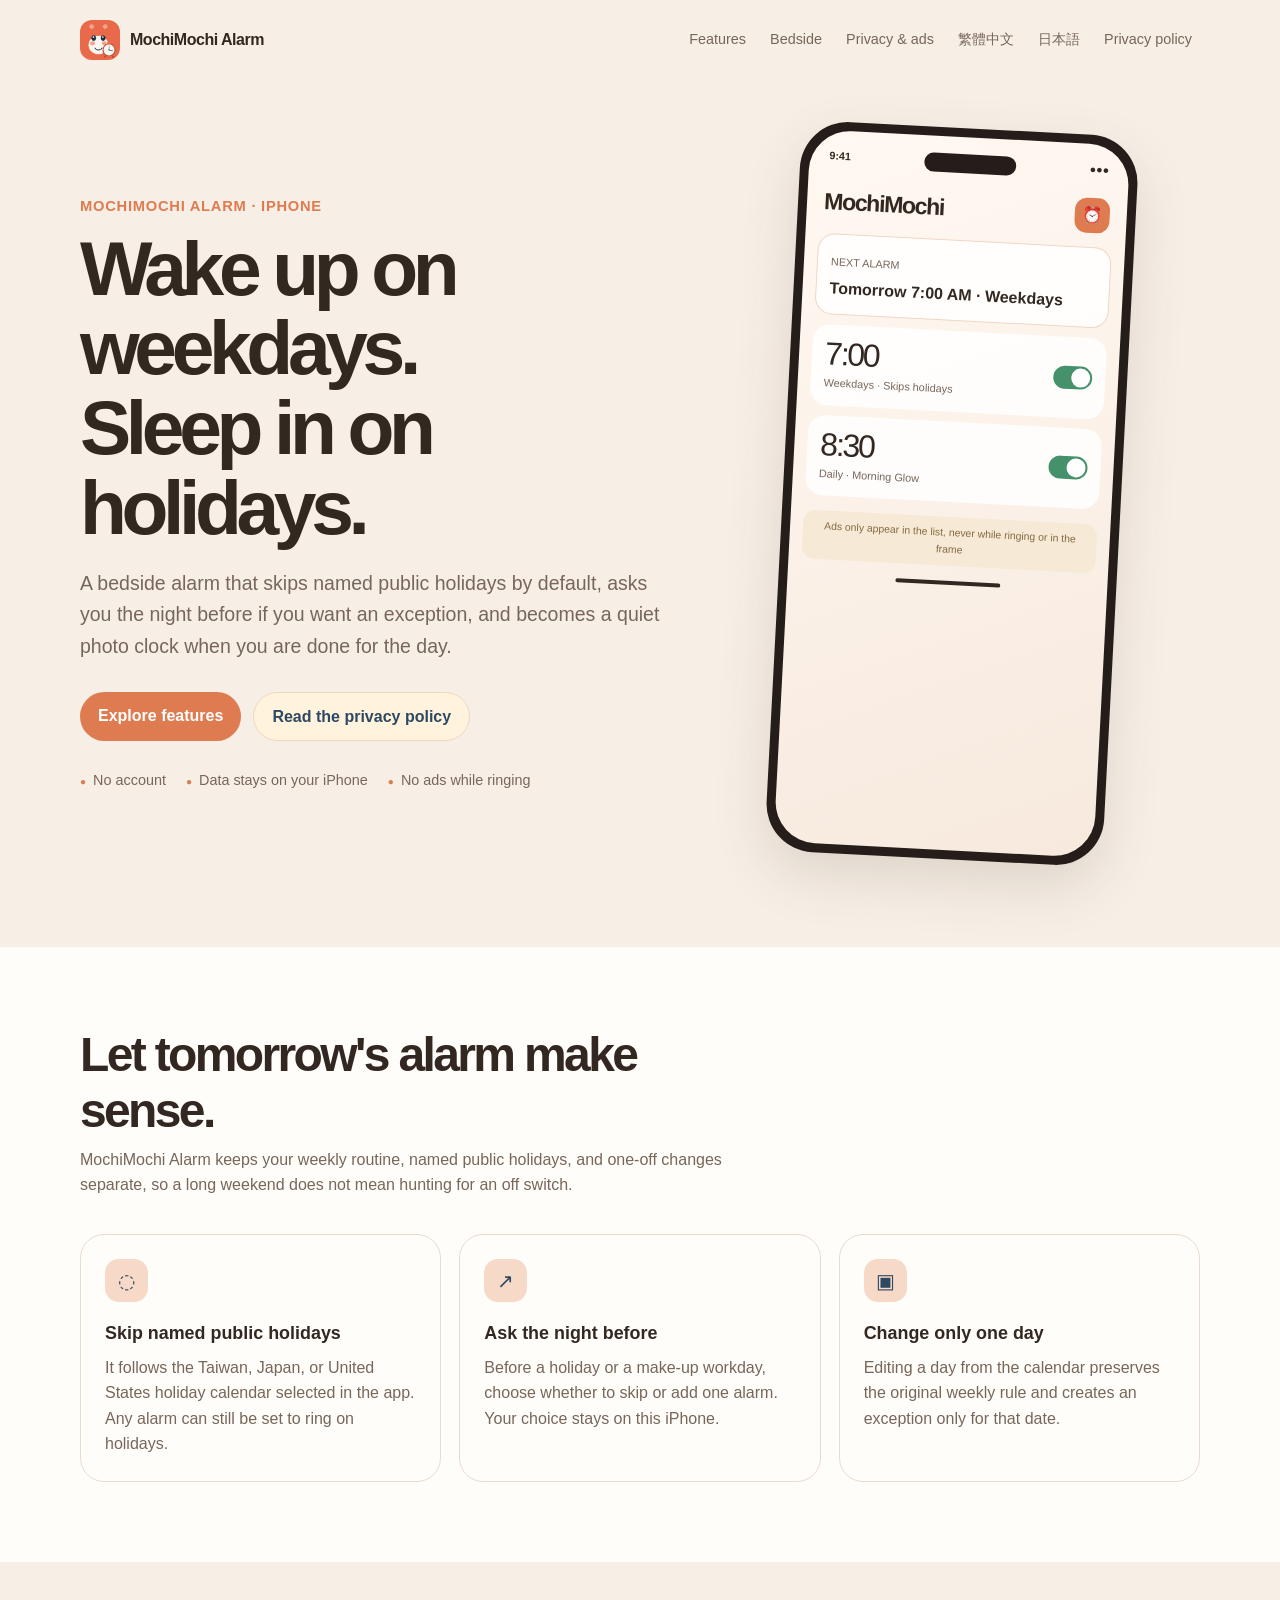
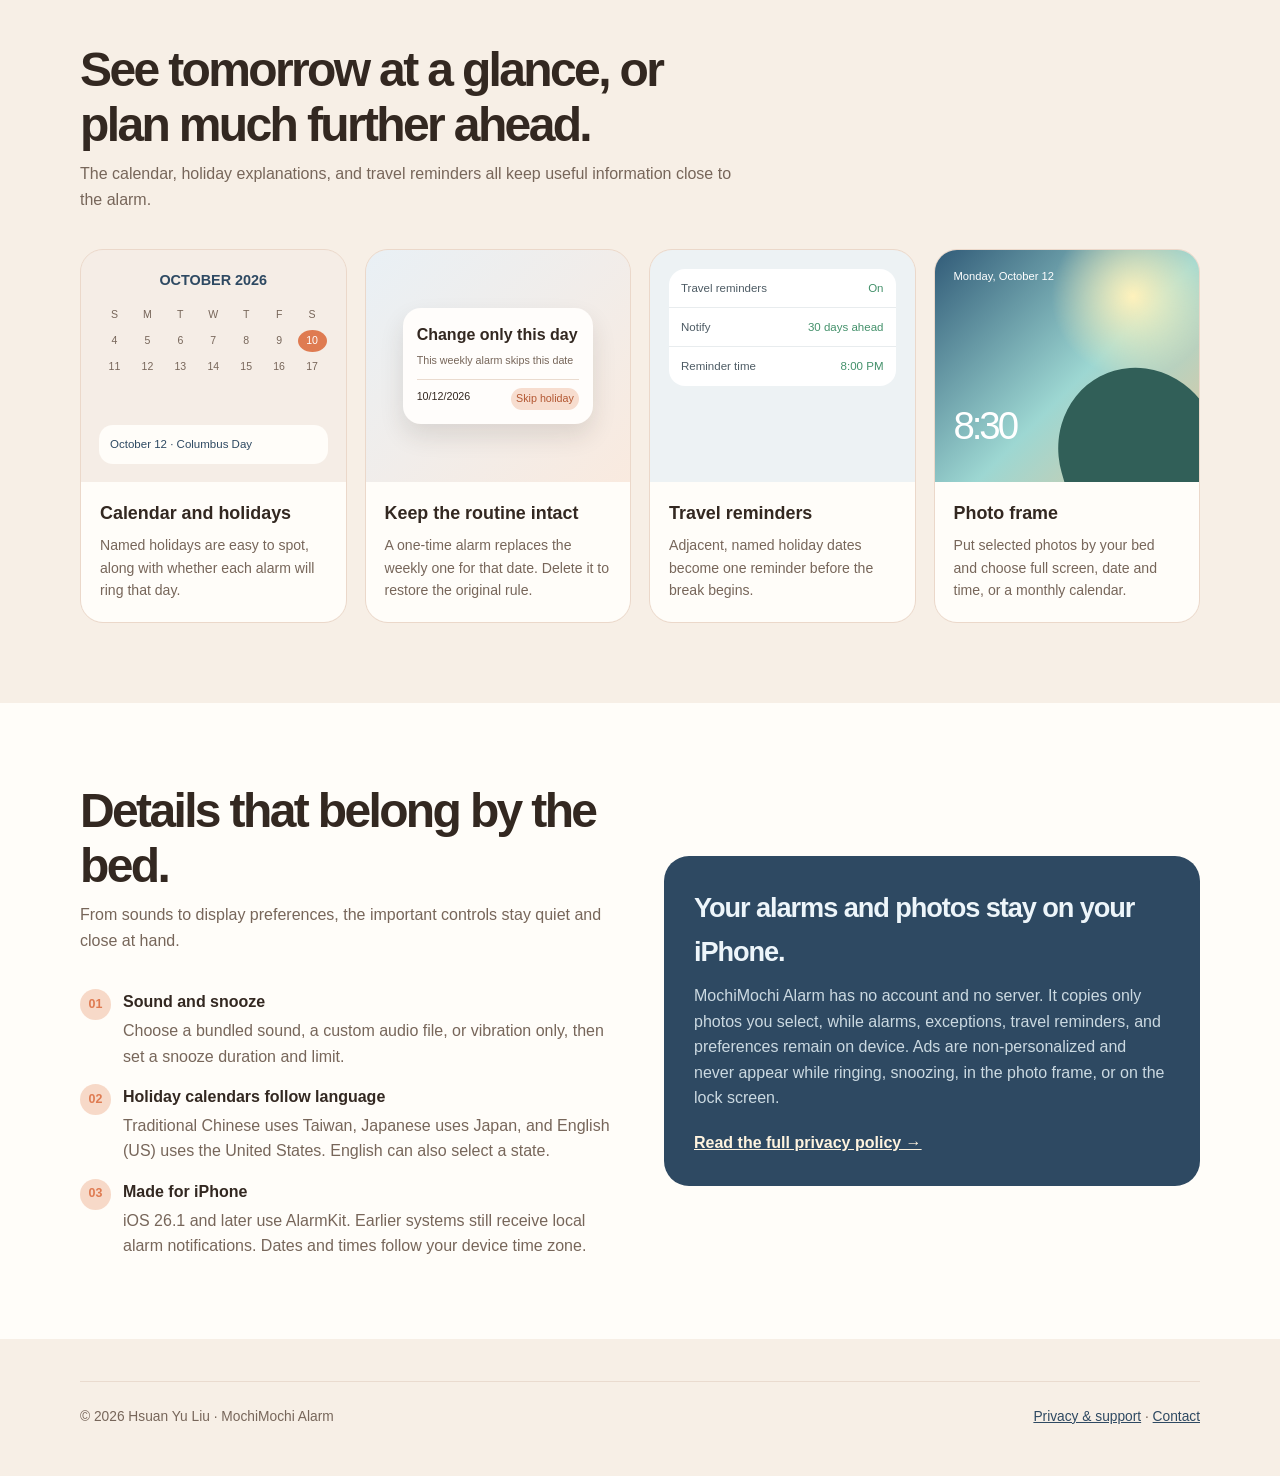
<file: marketing_en.html>
<!doctype html>
<html lang="en">
<head>
  <meta charset="utf-8">
  <meta name="viewport" content="width=device-width, initial-scale=1">
  <meta name="description" content="MochiMochi Alarm is a bedside iPhone alarm with named public holidays, travel reminders, and a photo frame.">
  <meta name="theme-color" content="#f7efe6">
  <title>MochiMochi Alarm | A bedside alarm that skips named public holidays</title>
  <link rel="canonical" href="https://lovesnoopyworld.github.io/MochiMochiAlarm_Privacy/marketing_en.html">
  <link rel="stylesheet" href="marketing.css">
</head>
<body>
  <header class="site-header wrap"><div class="topbar"><a class="brand" href="marketing_en.html"><img src="logo.png" alt="MochiMochi Alarm icon">MochiMochi Alarm</a><nav class="nav" aria-label="Page navigation"><a href="#features">Features</a><a href="#bedside">Bedside</a><a href="#privacy">Privacy & ads</a><a href="marketing.html">繁體中文</a><a href="marketing_jp.html">日本語</a><a href="index_en.html">Privacy policy</a></nav></div></header>
  <main>
    <section class="hero"><div class="wrap hero-grid"><div class="hero-copy"><div class="eyebrow">MOCHIMOCHI ALARM · IPHONE</div><h1>Wake up on weekdays.<br>Sleep in on holidays.</h1><p class="lead">A bedside alarm that skips named public holidays by default, asks you the night before if you want an exception, and becomes a quiet photo clock when you are done for the day.</p><div class="hero-actions"><a class="button primary" href="#features">Explore features</a><a class="button secondary" href="index_en.html">Read the privacy policy</a></div><div class="promise"><span>No account</span><span>Data stays on your iPhone</span><span>No ads while ringing</span></div></div>
      <div class="phone" aria-label="MochiMochi Alarm list example"><div class="screen"><div class="status"><span>9:41</span><span class="island"></span><span>●●●</span></div><div class="phone-head"><strong>MochiMochi</strong><span class="mark" aria-hidden="true">⏰</span></div><div class="next-card"><span class="mini-label">NEXT ALARM</span><b>Tomorrow 7:00 AM · Weekdays</b></div><div class="alarm-card"><div><div class="time">7:00</div><div class="sub">Weekdays · Skips holidays</div></div><span class="switch"></span></div><div class="alarm-card"><div><div class="time">8:30</div><div class="sub">Daily · Morning Glow</div></div><span class="switch"></span></div><div class="ad-safe">Ads only appear in the list, never while ringing or in the frame</div><div class="home-indicator"></div></div></div></div></section>
    <section id="features" class="band white"><div class="wrap"><div class="heading"><h2>Let tomorrow's alarm make sense.</h2><p>MochiMochi Alarm keeps your weekly routine, named public holidays, and one-off changes separate, so a long weekend does not mean hunting for an off switch.</p></div><div class="feature-grid"><article class="feature"><div class="icon">◌</div><h3>Skip named public holidays</h3><p>It follows the Taiwan, Japan, or United States holiday calendar selected in the app. Any alarm can still be set to ring on holidays.</p></article><article class="feature"><div class="icon">↗</div><h3>Ask the night before</h3><p>Before a holiday or a make-up workday, choose whether to skip or add one alarm. Your choice stays on this iPhone.</p></article><article class="feature"><div class="icon">▣</div><h3>Change only one day</h3><p>Editing a day from the calendar preserves the original weekly rule and creates an exception only for that date.</p></article></div></div></section>
    <section class="band"><div class="wrap"><div class="heading"><h2>See tomorrow at a glance, or plan much further ahead.</h2><p>The calendar, holiday explanations, and travel reminders all keep useful information close to the alarm.</p></div><div class="showcase"><article class="show-card"><div class="show-visual calendar"><div class="month">OCTOBER 2026</div><div class="week"><span>S</span><span>M</span><span>T</span><span>W</span><span>T</span><span>F</span><span>S</span><span>4</span><span>5</span><span>6</span><span>7</span><span>8</span><span>9</span><span class="holiday">10</span><span>11</span><span>12</span><span>13</span><span>14</span><span>15</span><span>16</span><span>17</span></div><div class="holiday-note">October 12 · Columbus Day</div></div><div class="show-copy"><h3>Calendar and holidays</h3><p>Named holidays are easy to spot, along with whether each alarm will ring that day.</p></div></article><article class="show-card"><div class="show-visual one-day"><div class="one-sheet"><b>Change only this day</b><p>This weekly alarm skips this date</p><div class="one-row"><span>10/12/2026</span><span class="one-pill">Skip holiday</span></div></div></div><div class="show-copy"><h3>Keep the routine intact</h3><p>A one-time alarm replaces the weekly one for that date. Delete it to restore the original rule.</p></div></article><article class="show-card"><div class="show-visual settings"><div class="setting-group"><div class="setting-row"><span>Travel reminders</span><span>On</span></div><div class="setting-row"><span>Notify</span><span>30 days ahead</span></div><div class="setting-row"><span>Reminder time</span><span>8:00 PM</span></div></div></div><div class="show-copy"><h3>Travel reminders</h3><p>Adjacent, named holiday dates become one reminder before the break begins.</p></div></article><article class="show-card"><div class="show-visual frame"><div class="frame-date">Monday, October 12</div><div class="big-clock">8:30</div></div><div class="show-copy"><h3>Photo frame</h3><p>Put selected photos by your bed and choose full screen, date and time, or a monthly calendar.</p></div></article></div></div></section>
    <section id="bedside" class="band white"><div class="wrap detail"><div><div class="heading"><h2>Details that belong by the bed.</h2><p>From sounds to display preferences, the important controls stay quiet and close at hand.</p></div><div class="detail-list"><div class="detail-item"><span>01</span><div><h3>Sound and snooze</h3><p>Choose a bundled sound, a custom audio file, or vibration only, then set a snooze duration and limit.</p></div></div><div class="detail-item"><span>02</span><div><h3>Holiday calendars follow language</h3><p>Traditional Chinese uses Taiwan, Japanese uses Japan, and English (US) uses the United States. English can also select a state.</p></div></div><div class="detail-item"><span>03</span><div><h3>Made for iPhone</h3><p>iOS 26.1 and later use AlarmKit. Earlier systems still receive local alarm notifications. Dates and times follow your device time zone.</p></div></div></div></div><aside id="privacy" class="privacy"><h2>Your alarms and photos stay on your iPhone.</h2><p>MochiMochi Alarm has no account and no server. It copies only photos you select, while alarms, exceptions, travel reminders, and preferences remain on device. Ads are non-personalized and never appear while ringing, snoozing, in the photo frame, or on the lock screen.</p><a href="index_en.html">Read the full privacy policy →</a></aside></div></section>
  </main>
  <footer class="wrap"><div class="footer-line"><span>© 2026 Hsuan Yu Liu · MochiMochi Alarm</span><span><a href="index_en.html">Privacy & support</a> · <a href="mailto:lovesnoopy.world@gmail.com">Contact</a></span></div></footer>
</body>
</html>
</file>
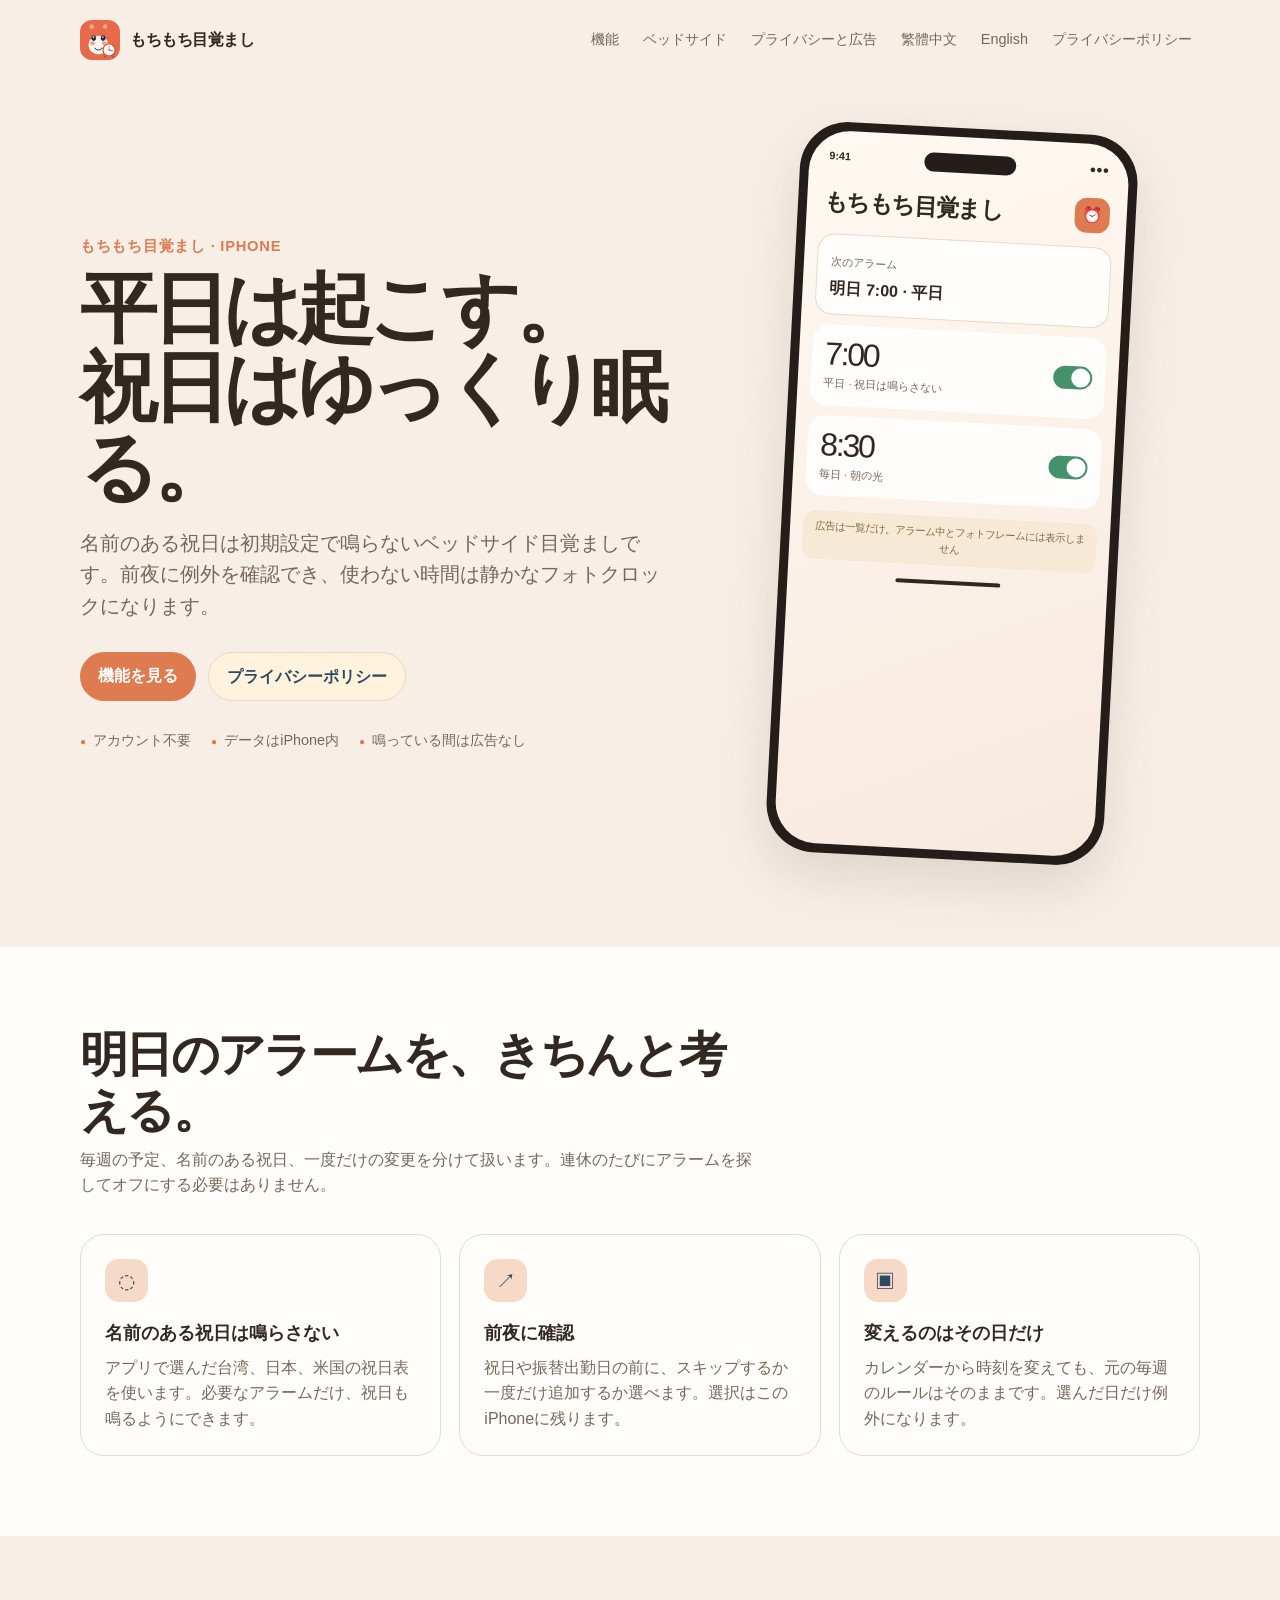
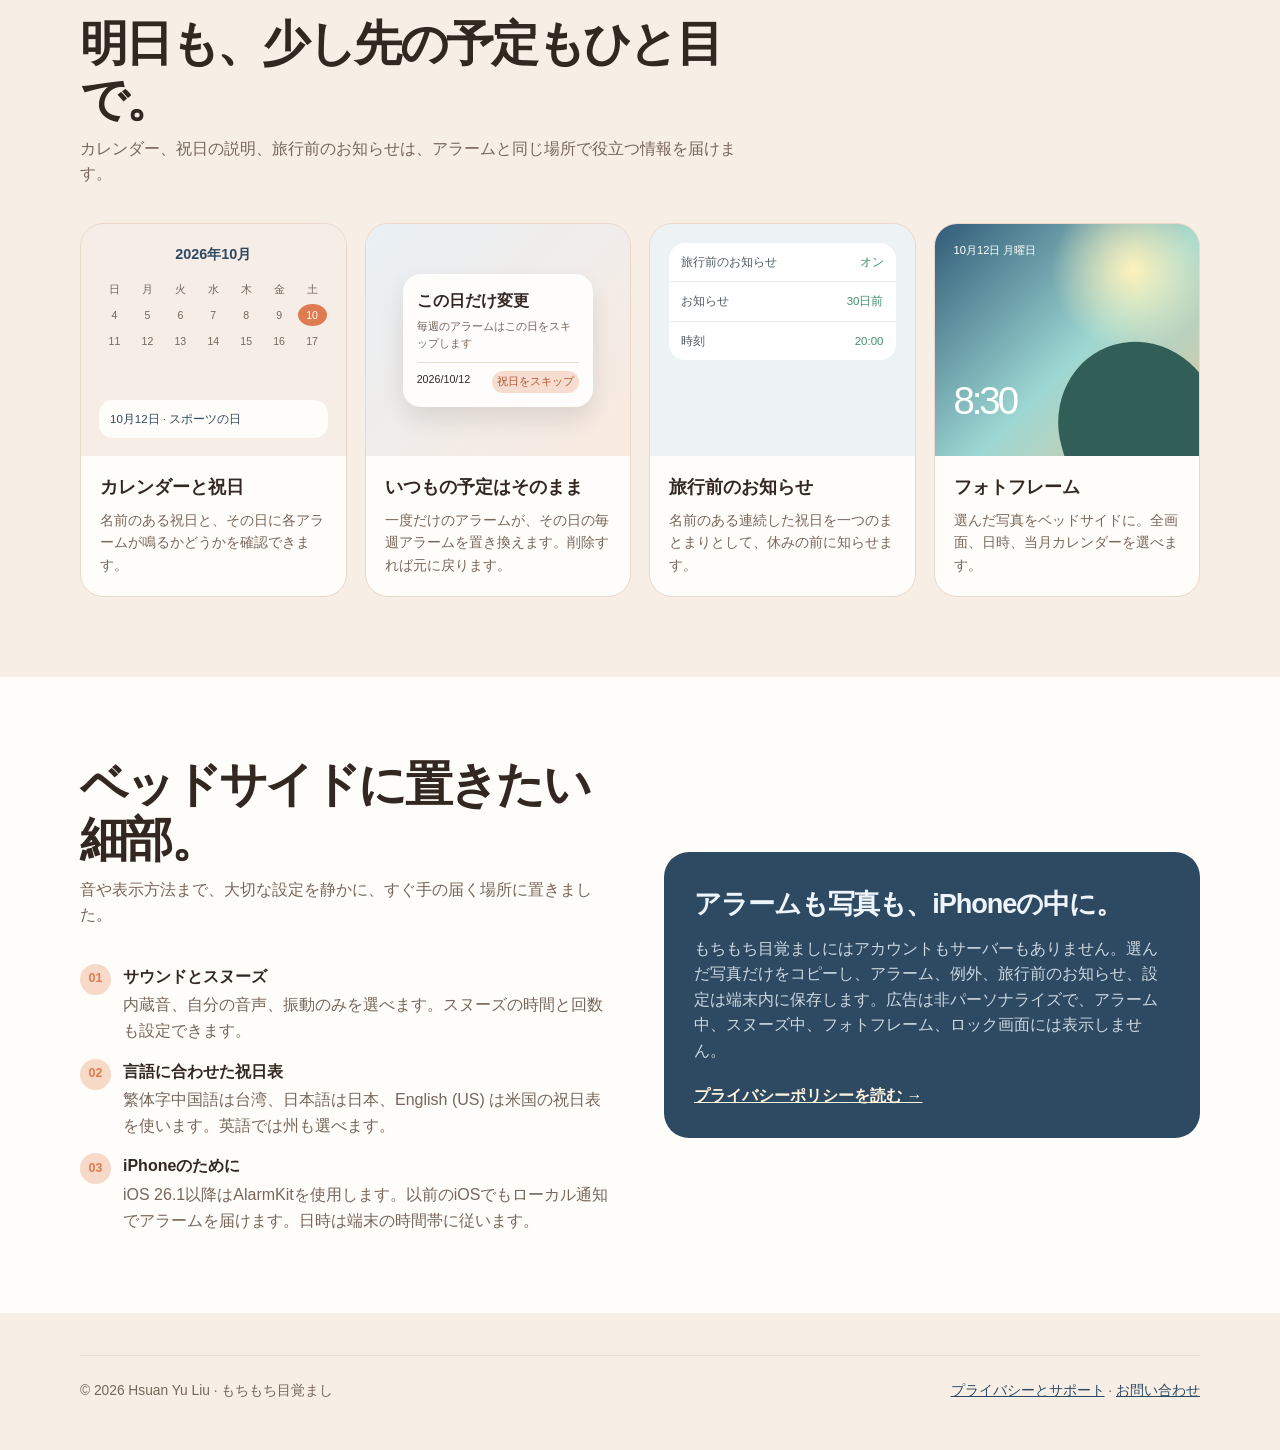
<file: marketing_jp.html>
<!doctype html>
<html lang="ja">
<head>
  <meta charset="utf-8">
  <meta name="viewport" content="width=device-width, initial-scale=1">
  <meta name="description" content="もちもち目覚ましは、祝日、旅行前のお知らせ、フォトフレームを備えたiPhone用ベッドサイド目覚ましです。">
  <meta name="theme-color" content="#f7efe6">
  <title>もちもち目覚まし｜名前のある祝日は鳴らさないベッドサイド時計</title>
  <link rel="canonical" href="https://lovesnoopyworld.github.io/MochiMochiAlarm_Privacy/marketing_jp.html">
  <link rel="stylesheet" href="marketing.css">
</head>
<body>
  <header class="site-header wrap"><div class="topbar"><a class="brand" href="marketing_jp.html"><img src="logo.png" alt="もちもち目覚ましのアイコン">もちもち目覚まし</a><nav class="nav" aria-label="ページ内ナビゲーション"><a href="#features">機能</a><a href="#bedside">ベッドサイド</a><a href="#privacy">プライバシーと広告</a><a href="marketing.html">繁體中文</a><a href="marketing_en.html">English</a><a href="index_jp.html">プライバシーポリシー</a></nav></div></header>
  <main>
    <section class="hero"><div class="wrap hero-grid"><div class="hero-copy"><div class="eyebrow">もちもち目覚まし · IPHONE</div><h1>平日は起こす。<br>祝日はゆっくり眠る。</h1><p class="lead">名前のある祝日は初期設定で鳴らないベッドサイド目覚ましです。前夜に例外を確認でき、使わない時間は静かなフォトクロックになります。</p><div class="hero-actions"><a class="button primary" href="#features">機能を見る</a><a class="button secondary" href="index_jp.html">プライバシーポリシー</a></div><div class="promise"><span>アカウント不要</span><span>データはiPhone内</span><span>鳴っている間は広告なし</span></div></div>
      <div class="phone" aria-label="もちもち目覚ましの一覧画面の例"><div class="screen"><div class="status"><span>9:41</span><span class="island"></span><span>●●●</span></div><div class="phone-head"><strong>もちもち目覚まし</strong><span class="mark" aria-hidden="true">⏰</span></div><div class="next-card"><span class="mini-label">次のアラーム</span><b>明日 7:00 · 平日</b></div><div class="alarm-card"><div><div class="time">7:00</div><div class="sub">平日 · 祝日は鳴らさない</div></div><span class="switch"></span></div><div class="alarm-card"><div><div class="time">8:30</div><div class="sub">毎日 · 朝の光</div></div><span class="switch"></span></div><div class="ad-safe">広告は一覧だけ。アラーム中とフォトフレームには表示しません</div><div class="home-indicator"></div></div></div></div></section>
    <section id="features" class="band white"><div class="wrap"><div class="heading"><h2>明日のアラームを、きちんと考える。</h2><p>毎週の予定、名前のある祝日、一度だけの変更を分けて扱います。連休のたびにアラームを探してオフにする必要はありません。</p></div><div class="feature-grid"><article class="feature"><div class="icon">◌</div><h3>名前のある祝日は鳴らさない</h3><p>アプリで選んだ台湾、日本、米国の祝日表を使います。必要なアラームだけ、祝日も鳴るようにできます。</p></article><article class="feature"><div class="icon">↗</div><h3>前夜に確認</h3><p>祝日や振替出勤日の前に、スキップするか一度だけ追加するか選べます。選択はこのiPhoneに残ります。</p></article><article class="feature"><div class="icon">▣</div><h3>変えるのはその日だけ</h3><p>カレンダーから時刻を変えても、元の毎週のルールはそのままです。選んだ日だけ例外になります。</p></article></div></div></section>
    <section class="band"><div class="wrap"><div class="heading"><h2>明日も、少し先の予定もひと目で。</h2><p>カレンダー、祝日の説明、旅行前のお知らせは、アラームと同じ場所で役立つ情報を届けます。</p></div><div class="showcase"><article class="show-card"><div class="show-visual calendar"><div class="month">2026年10月</div><div class="week"><span>日</span><span>月</span><span>火</span><span>水</span><span>木</span><span>金</span><span>土</span><span>4</span><span>5</span><span>6</span><span>7</span><span>8</span><span>9</span><span class="holiday">10</span><span>11</span><span>12</span><span>13</span><span>14</span><span>15</span><span>16</span><span>17</span></div><div class="holiday-note">10月12日 · スポーツの日</div></div><div class="show-copy"><h3>カレンダーと祝日</h3><p>名前のある祝日と、その日に各アラームが鳴るかどうかを確認できます。</p></div></article><article class="show-card"><div class="show-visual one-day"><div class="one-sheet"><b>この日だけ変更</b><p>毎週のアラームはこの日をスキップします</p><div class="one-row"><span>2026/10/12</span><span class="one-pill">祝日をスキップ</span></div></div></div><div class="show-copy"><h3>いつもの予定はそのまま</h3><p>一度だけのアラームが、その日の毎週アラームを置き換えます。削除すれば元に戻ります。</p></div></article><article class="show-card"><div class="show-visual settings"><div class="setting-group"><div class="setting-row"><span>旅行前のお知らせ</span><span>オン</span></div><div class="setting-row"><span>お知らせ</span><span>30日前</span></div><div class="setting-row"><span>時刻</span><span>20:00</span></div></div></div><div class="show-copy"><h3>旅行前のお知らせ</h3><p>名前のある連続した祝日を一つのまとまりとして、休みの前に知らせます。</p></div></article><article class="show-card"><div class="show-visual frame"><div class="frame-date">10月12日 月曜日</div><div class="big-clock">8:30</div></div><div class="show-copy"><h3>フォトフレーム</h3><p>選んだ写真をベッドサイドに。全画面、日時、当月カレンダーを選べます。</p></div></article></div></div></section>
    <section id="bedside" class="band white"><div class="wrap detail"><div><div class="heading"><h2>ベッドサイドに置きたい細部。</h2><p>音や表示方法まで、大切な設定を静かに、すぐ手の届く場所に置きました。</p></div><div class="detail-list"><div class="detail-item"><span>01</span><div><h3>サウンドとスヌーズ</h3><p>内蔵音、自分の音声、振動のみを選べます。スヌーズの時間と回数も設定できます。</p></div></div><div class="detail-item"><span>02</span><div><h3>言語に合わせた祝日表</h3><p>繁体字中国語は台湾、日本語は日本、English (US) は米国の祝日表を使います。英語では州も選べます。</p></div></div><div class="detail-item"><span>03</span><div><h3>iPhoneのために</h3><p>iOS 26.1以降はAlarmKitを使用します。以前のiOSでもローカル通知でアラームを届けます。日時は端末の時間帯に従います。</p></div></div></div></div><aside id="privacy" class="privacy"><h2>アラームも写真も、iPhoneの中に。</h2><p>もちもち目覚ましにはアカウントもサーバーもありません。選んだ写真だけをコピーし、アラーム、例外、旅行前のお知らせ、設定は端末内に保存します。広告は非パーソナライズで、アラーム中、スヌーズ中、フォトフレーム、ロック画面には表示しません。</p><a href="index_jp.html">プライバシーポリシーを読む →</a></aside></div></section>
  </main>
  <footer class="wrap"><div class="footer-line"><span>© 2026 Hsuan Yu Liu · もちもち目覚まし</span><span><a href="index_jp.html">プライバシーとサポート</a> · <a href="mailto:lovesnoopy.world@gmail.com">お問い合わせ</a></span></div></footer>
</body>
</html>
</file>
<file: styles.css>
:root {
  color-scheme: light dark;
  --text: #1a1a1a;
  --muted: #555;
  --border: #ddd;
  --bg: #fff;
  --link: #0a58ca;
}

@media (prefers-color-scheme: dark) {
  :root {
    --text: #f2f2f2;
    --muted: #aaa;
    --border: #444;
    --bg: #111;
    --link: #6eb6ff;
  }
}

* { box-sizing: border-box; }

body {
  font-family: -apple-system, BlinkMacSystemFont, "Segoe UI", Roboto, "Helvetica Neue", Arial, sans-serif;
  line-height: 1.65;
  color: var(--text);
  background: var(--bg);
  margin: 0;
  padding: 2rem 1rem 3rem;
}

main {
  max-width: 42rem;
  margin: 0 auto;
}

.brand {
  margin: 0 0 1rem;
}

.brand img {
  width: 5.5rem;
  height: 5.5rem;
  border-radius: 1.25rem;
  display: block;
}

h1 {
  font-size: 1.75rem;
  line-height: 1.25;
  margin: 0 0 0.5rem;
}

h2 {
  font-size: 1.15rem;
  margin: 2rem 0 0.75rem;
  padding-top: 0.25rem;
  border-top: 1px solid var(--border);
}

h2:first-of-type { border-top: none; margin-top: 1.5rem; }

p, li { margin: 0.5rem 0; }

ul, ol { padding-left: 1.25rem; }

.meta {
  color: var(--muted);
  font-size: 0.95rem;
  margin-bottom: 1.25rem;
}

.lang-nav {
  font-size: 0.9rem;
  margin-bottom: 1.5rem;
}

.lang-nav a { color: var(--link); }

table {
  width: 100%;
  border-collapse: collapse;
  font-size: 0.92rem;
  margin: 1rem 0;
}

th, td {
  border: 1px solid var(--border);
  padding: 0.5rem 0.65rem;
  text-align: left;
  vertical-align: top;
}

th { background: rgba(127, 127, 127, 0.08); }

a { color: var(--link); }

strong { font-weight: 600; }
</file>
<file: marketing.css>
:root { color-scheme: light; --paper:#f7efe6; --card:#fffdf9; --ink:#332821; --muted:#77665a; --line:#eadbcf; --coral:#df7b51; --coral-pale:#f7d9c8; --cream:#fff3dd; --navy:#2e4962; --green:#44916b; --shadow:0 22px 55px rgb(73 48 34 / 14%); }
* { box-sizing:border-box; } html { scroll-behavior:smooth; } body { margin:0; background:var(--paper); color:var(--ink); font-family:-apple-system,BlinkMacSystemFont,"PingFang TC","Hiragino Sans",Segoe UI,sans-serif; line-height:1.6; } a { color:inherit; } .wrap { width:min(1120px,calc(100% - 40px)); margin:auto; }
.site-header { padding:20px 0 0; } .topbar { display:flex; justify-content:space-between; align-items:center; gap:20px; } .brand { display:inline-flex; align-items:center; gap:10px; font-weight:750; text-decoration:none; letter-spacing:-.03em; } .brand img { width:40px; height:40px; border-radius:12px; } .nav { display:flex; flex-wrap:wrap; justify-content:flex-end; gap:8px; } .nav a { color:var(--muted); font-size:.9rem; text-decoration:none; padding:5px 8px; }
.hero { padding:68px 0 88px; overflow:hidden; } .hero-grid { display:grid; grid-template-columns:1.08fr .92fr; gap:40px; align-items:center; } .eyebrow { color:var(--coral); font-size:.92rem; font-weight:720; letter-spacing:.05em; } h1 { margin:10px 0 20px; font-size:clamp(2.55rem,6vw,5.2rem); line-height:1.04; letter-spacing:-.07em; } .lead { max-width:39rem; margin:0; color:var(--muted); font-size:clamp(1.05rem,2vw,1.22rem); } .hero-actions { display:flex; flex-wrap:wrap; gap:12px; margin-top:30px; } .button { display:inline-block; padding:11px 18px; border-radius:999px; text-decoration:none; font-weight:680; } .button.primary { color:#fff; background:var(--coral); } .button.secondary { color:var(--navy); background:var(--cream); border:1px solid #edd8bd; } .promise { display:flex; flex-wrap:wrap; gap:9px 20px; margin-top:28px; color:var(--muted); font-size:.9rem; } .promise span::before { content:"●"; color:var(--coral); margin-right:7px; font-size:.7em; }
.phone { width:min(100%,338px); aspect-ratio:390/844; margin:auto; padding:9px; border-radius:48px; background:#251d19; box-shadow:var(--shadow); transform:rotate(3deg); } .screen { height:100%; overflow:hidden; border-radius:41px; background:linear-gradient(158deg,#fff9f2,#f7e9de); } .status { display:flex; justify-content:space-between; padding:17px 20px 9px; font-size:.67rem; font-weight:720; } .island { width:92px; height:19px; border-radius:999px; background:#241d19; } .phone-head { display:flex; align-items:center; justify-content:space-between; padding:8px 17px 13px; } .phone-head strong { font-size:1.45rem; letter-spacing:-.06em; } .mark { width:35px; height:35px; display:grid; place-items:center; border-radius:12px; background:var(--coral); } .alarm-card,.next-card { margin:0 13px 10px; padding:13px; border-radius:17px; background:rgb(255 255 255 / 88%); } .next-card { border:1px solid #f1d6c4; } .mini-label,.sub { color:var(--muted); font-size:.68rem; } .next-card b { display:block; margin-top:2px; font-size:1rem; } .alarm-card { display:grid; grid-template-columns:1fr auto; align-items:center; } .time { font-size:2rem; font-weight:300; letter-spacing:-.07em; line-height:1; } .sub { margin-top:5px; } .switch { width:39px; height:23px; position:relative; border-radius:999px; background:var(--green); } .switch::after { content:""; width:19px; height:19px; position:absolute; top:2px; right:2px; border-radius:50%; background:#fff; } .ad-safe { margin:15px 13px; padding:8px; border-radius:12px; background:#f6e9d5; color:#856a42; font-size:.65rem; text-align:center; } .home-indicator { width:105px; height:4px; margin:14px auto; border-radius:99px; background:#332821; }
.band { padding:80px 0; } .band.white { background:var(--card); } .heading { max-width:42rem; margin-bottom:36px; } .heading h2 { margin:0 0 9px; font-size:clamp(2rem,4vw,3rem); line-height:1.15; letter-spacing:-.055em; } .heading p,.feature p,.show-copy p,.detail-item p { margin:0; color:var(--muted); } .feature-grid { display:grid; grid-template-columns:repeat(3,1fr); gap:18px; } .feature { min-height:215px; padding:24px; border:1px solid var(--line); border-radius:24px; background:var(--card); } .feature .icon { width:43px; height:43px; display:grid; place-items:center; margin-bottom:17px; border-radius:14px; background:var(--coral-pale); color:var(--navy); font-size:1.25rem; } .feature h3,.show-copy h3 { margin:0 0 7px; font-size:1.12rem; }
.showcase { display:grid; grid-template-columns:repeat(4,1fr); gap:18px; } .show-card { overflow:hidden; border-radius:23px; background:#f1e5db; border:1px solid #ebd8ca; } .show-visual { height:232px; position:relative; padding:19px; overflow:hidden; } .show-copy { padding:17px 19px 20px; background:var(--card); font-size:.88rem; } .calendar { background:#f5ede6; } .month { color:var(--navy); font-weight:760; text-align:center; font-size:.9rem; } .week { display:grid; grid-template-columns:repeat(7,1fr); gap:4px; margin-top:12px; } .week span { height:22px; display:grid; place-items:center; color:var(--muted); font-size:.66rem; } .week .holiday { color:#fff; border-radius:50%; background:var(--coral); } .holiday-note { position:absolute; right:18px; bottom:18px; left:18px; padding:10px 11px; border-radius:14px; background:#fffdf9; color:var(--navy); font-size:.72rem; } .one-day { display:flex; align-items:center; justify-content:center; background:linear-gradient(135deg,#e9f0f5,#f9eadf); } .one-sheet { width:84%; padding:14px; border-radius:18px; background:#fffdfb; box-shadow:0 12px 24px rgb(51 40 33 / 12%); } .one-sheet p { margin:5px 0 10px; color:var(--muted); font-size:.67rem; } .one-row { display:flex; justify-content:space-between; padding-top:8px; border-top:1px solid var(--line); font-size:.67rem; } .one-pill { color:#b35732; background:#f7ddcf; padding:2px 5px; border-radius:999px; } .frame { background:radial-gradient(circle at 75% 20%,#fff2bc,transparent 30%),linear-gradient(135deg,#315b78,#9dd7d2 55%,#e6c79d); } .frame::before { content:""; position:absolute; right:-20px; bottom:-55px; width:160px; height:170px; border-radius:49% 51% 0 0; background:#315f58; transform:rotate(-16deg); } .big-clock { position:absolute; left:19px; bottom:25px; color:#fff; font-size:2.4rem; font-weight:270; letter-spacing:-.08em; } .frame-date { position:absolute; top:18px; left:19px; color:#fff; font-size:.7rem; } .settings { background:#edf2f4; } .setting-group { border-radius:16px; overflow:hidden; background:#fff; } .setting-row { display:flex; justify-content:space-between; padding:10px 12px; border-bottom:1px solid #e8ecee; color:#4d5b64; font-size:.72rem; } .setting-row:last-child { border-bottom:0; } .setting-row span:last-child { color:var(--green); }
.detail { display:grid; grid-template-columns:1fr 1fr; gap:48px; align-items:center; } .detail-list { display:grid; gap:15px; } .detail-item { display:grid; grid-template-columns:31px 1fr; gap:12px; align-items:start; } .detail-item > span { width:31px; height:31px; display:grid; place-items:center; color:var(--coral); border-radius:50%; background:var(--coral-pale); font-size:.78rem; font-weight:750; } .detail-item h3 { margin:0 0 3px; font-size:1rem; } .privacy { padding:30px; border-radius:25px; background:var(--navy); color:#edf5fa; } .privacy h2 { margin:0 0 10px; font-size:1.7rem; letter-spacing:-.04em; } .privacy p { margin:0; color:#cbd9e1; } .privacy a { display:inline-block; margin-top:19px; color:#fff4df; font-weight:700; } footer { padding:42px 0 48px; color:var(--muted); font-size:.86rem; } .footer-line { display:flex; align-items:center; justify-content:space-between; gap:16px; border-top:1px solid var(--line); padding-top:24px; } .footer-line a { color:var(--navy); }
@media (max-width:820px) { .hero { padding-top:45px; } .hero-grid,.detail { grid-template-columns:1fr; } .hero-copy { text-align:center; } .lead { margin-inline:auto; } .hero-actions,.promise { justify-content:center; } .phone { transform:none; } .feature-grid { grid-template-columns:1fr; } .showcase { grid-template-columns:repeat(2,1fr); } } @media (max-width:520px) { .wrap { width:min(100% - 28px,1120px); } .topbar { align-items:flex-start; } .nav { justify-content:flex-start; } .nav a { padding-left:0; } .band { padding:57px 0; } .showcase { grid-template-columns:1fr; } .footer-line { align-items:flex-start; flex-direction:column; } }
</file>
